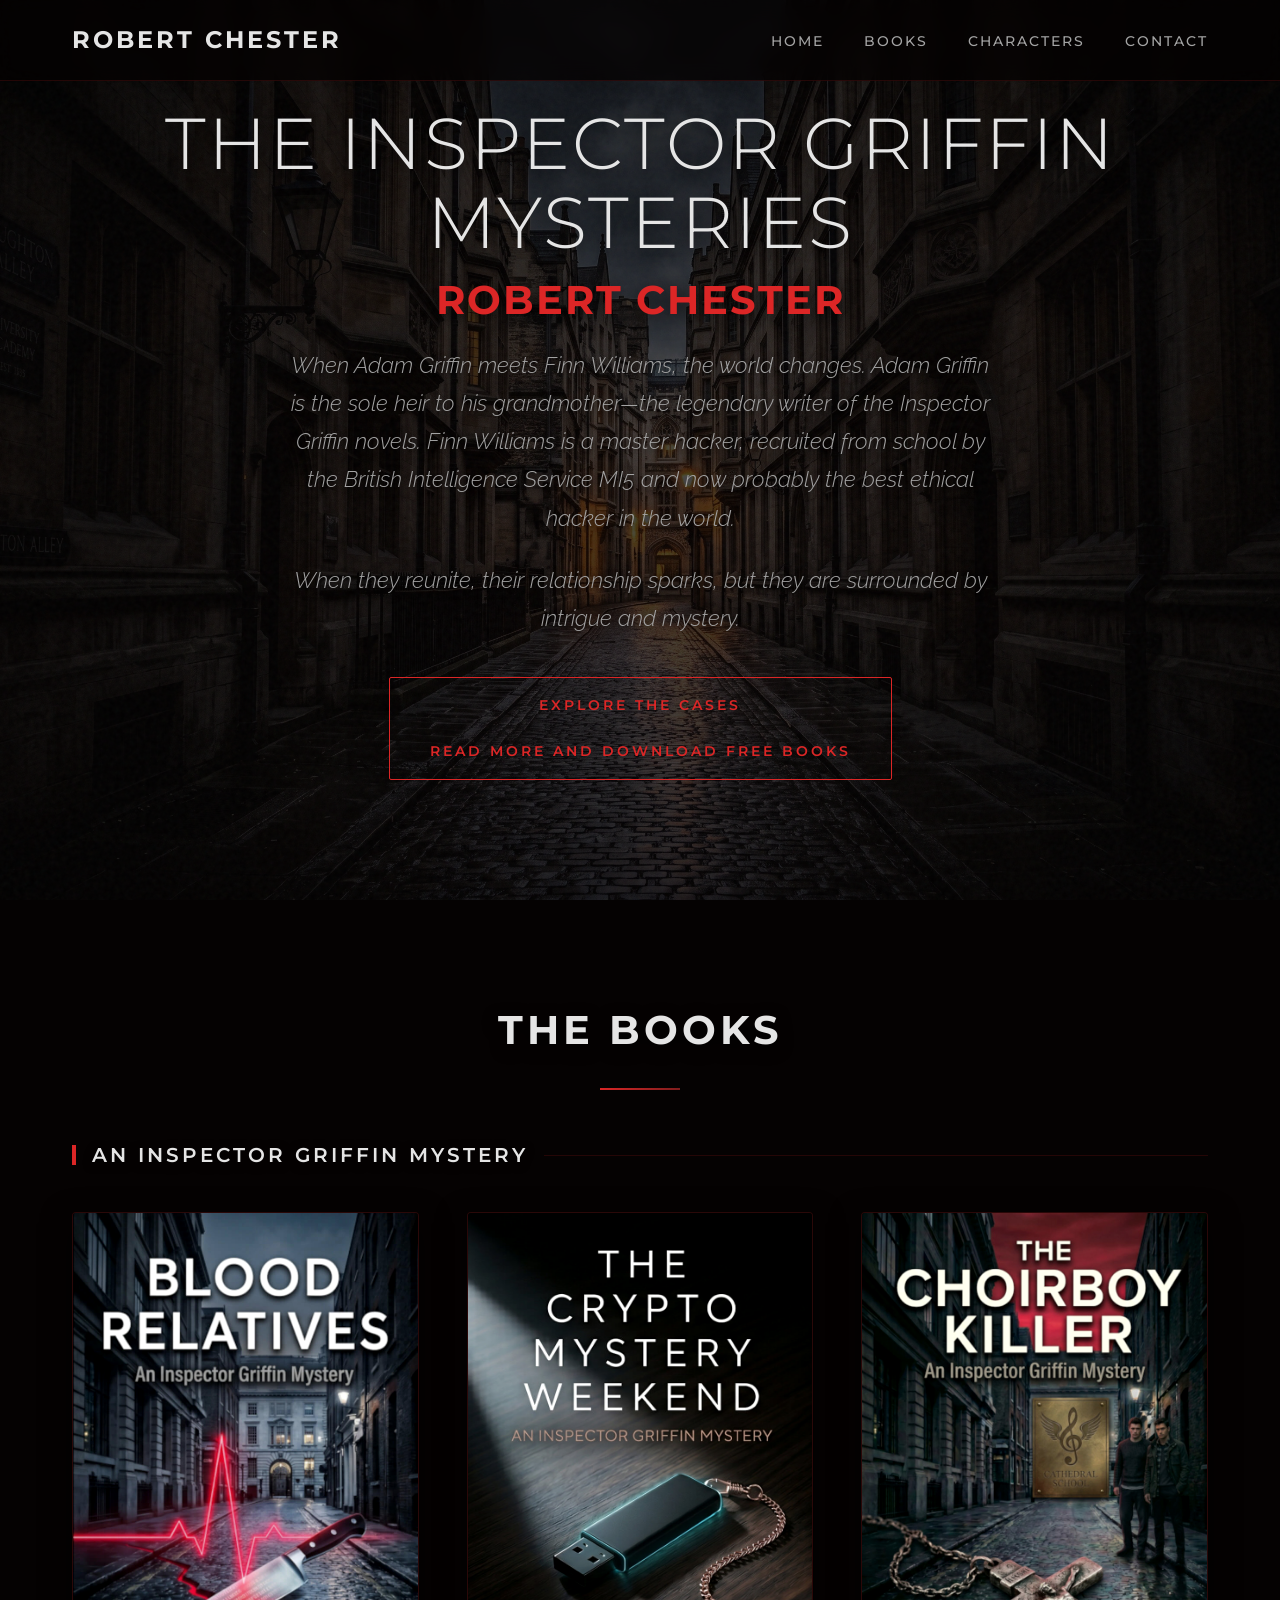
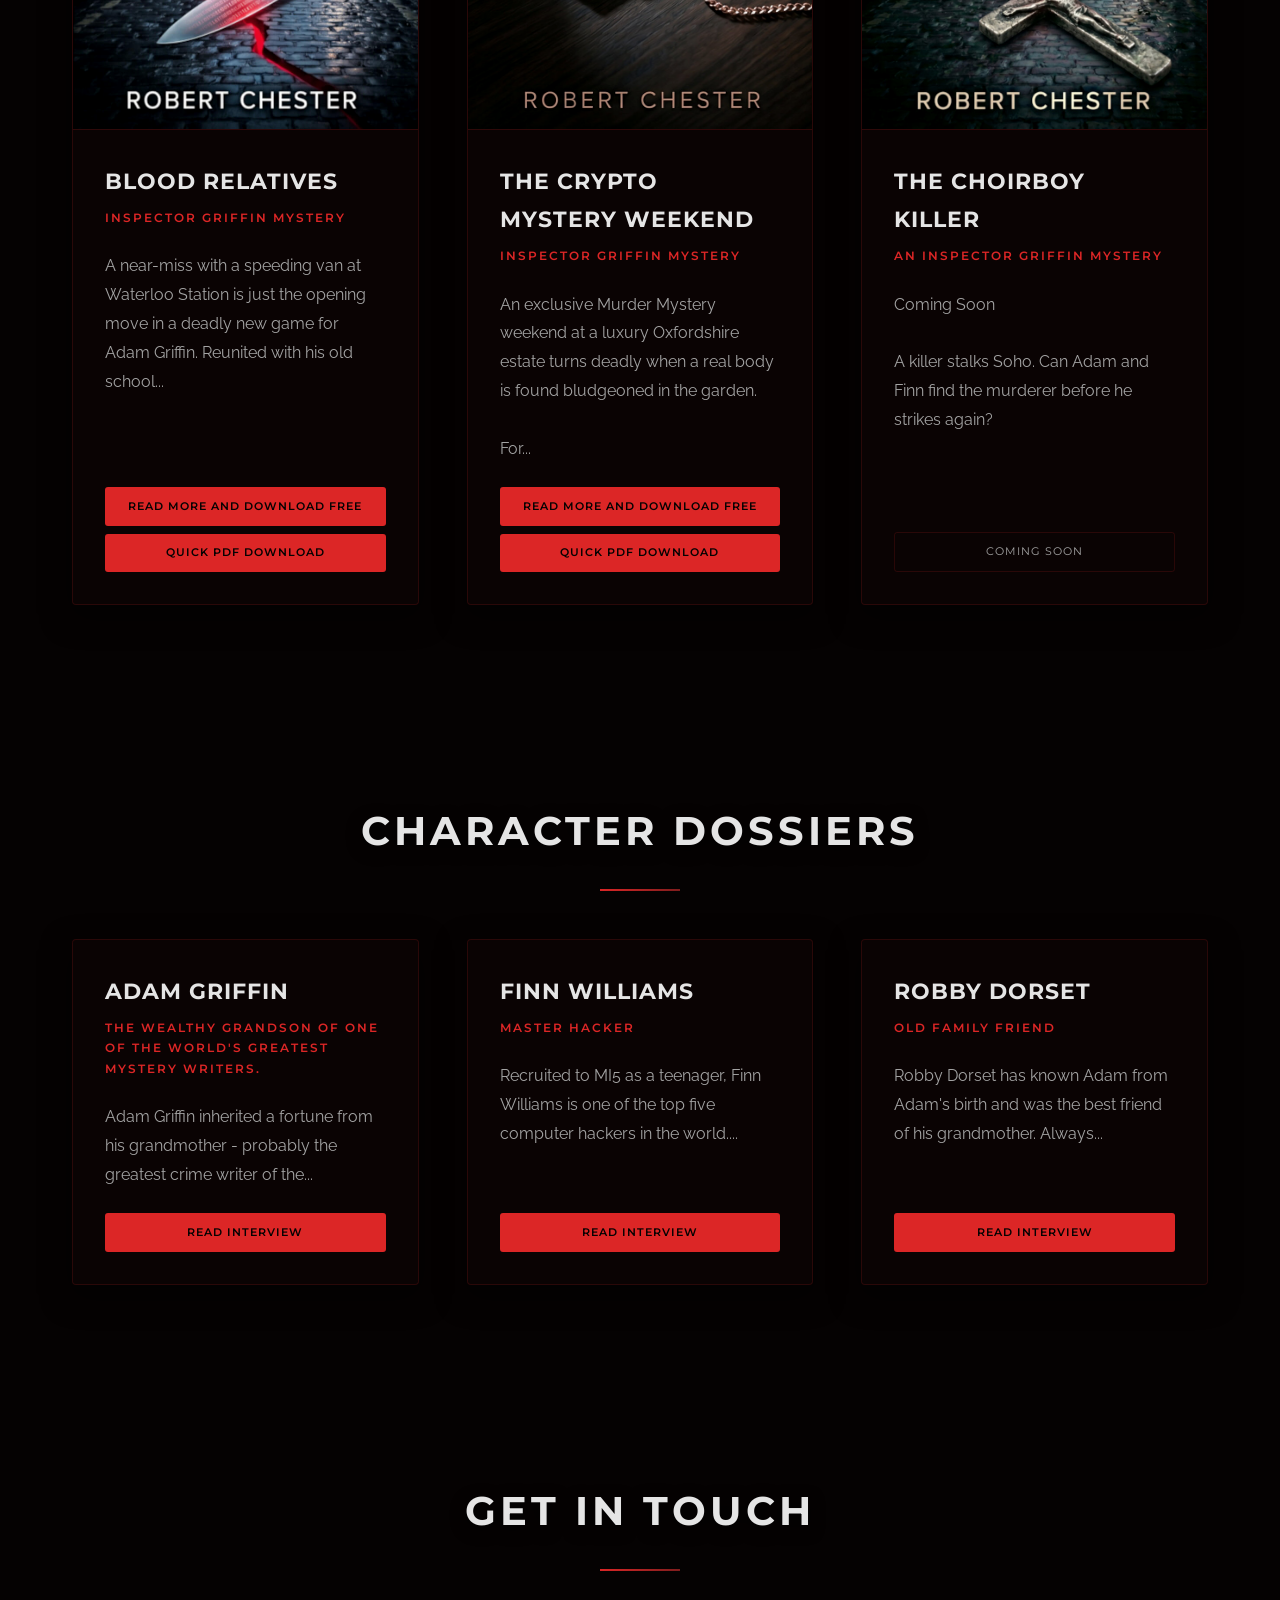
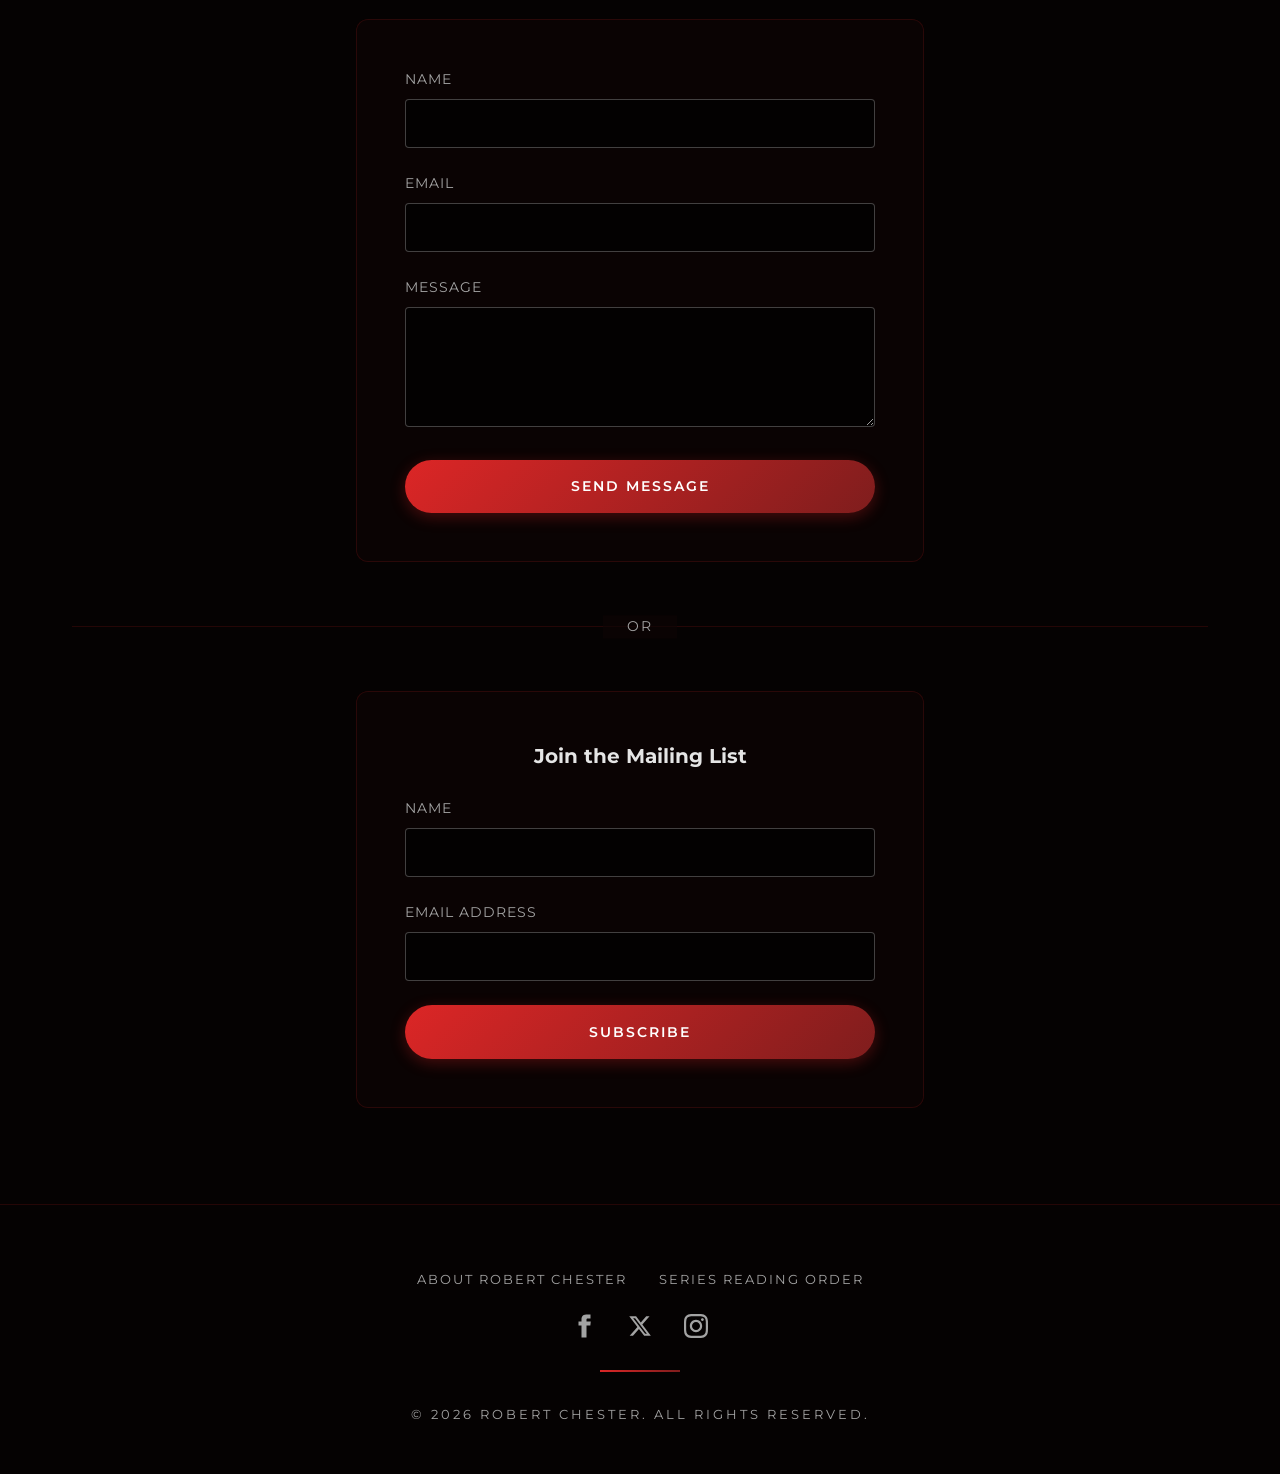
<file: index.html>
<!DOCTYPE html>
<html lang="en">
<head>
    <meta charset="UTF-8">
    <meta name="viewport" content="width=device-width, initial-scale=1.0">
    <title>Robert Chester | British Mystery & Cyber Thriller Author</title>
    <meta name="description" content="Discover the Inspector Griffin Mysteries by Robert Chester. Dive into 21st-century British crime fiction featuring amateur sleuth Adam Griffin and elite hacker Finn Williams. Features diverse LGBTQ+ characters and relationships.">
    <meta name="keywords" content="Robert Chester, Inspector Griffin Mysteries, British crime fiction, cyber thriller, mystery novels, free mystery download, LGBT, LGBTQ+, queer fiction">
    <link rel="stylesheet" href="style.css">
    <link href="https://fonts.googleapis.com/css2?family=Montserrat:wght@300;400;600;700&family=Raleway:wght@300;400;600&display=swap" rel="stylesheet">
</head>
<body>

    <header>
        <nav>
            <a href="index.html" class="logo">Robert Chester</a>
            <button class="mobile-menu-btn" onclick="toggleMenu()">☰</button>
            <ul class="nav-links" id="navLinks">
                <li><a href="index.html">Home</a></li>
                <li><a href="#books">Books</a></li>
                <li><a href="#dossiers">Characters</a></li>
                <li><a href="#contact">Contact</a></li>
            </ul>
        </nav>
    </header>

    <main>
        <section class="hero" id="home">
            <div class="container">
                <h1>The Inspector Griffin Mysteries <strong>Robert Chester</strong></h1>
                <p>When Adam Griffin meets Finn Williams, the world changes. Adam Griffin is the sole heir to his grandmother—the legendary writer of the Inspector Griffin novels. Finn Williams is a master hacker, recruited from school by the British Intelligence Service MI5 and now probably the best ethical hacker in the world.</p>
                <p>When they reunite, their relationship sparks, but they are surrounded by intrigue and mystery.</p>
                <a href="#books" class="btn">Explore the Cases<br><br>Read more and download free books</a>
            </div>
        </section>

        <section id="books">
            <div class="container">
                <h2 class="section-title">The Books</h2>
                <div class="category-header" id="griffin-header">An Inspector Griffin Mystery</div>
                <div class="grid-container" id="books-griffin"></div>
                <div class="category-header" id="other-works-header" style="display:none;">Other Works</div>
                <div class="grid-container" id="books-other" style="display:none;"></div>
            </div>
        </section>

        <section id="dossiers">
            <div class="container">
                <h2 class="section-title">Character Dossiers</h2>
                <div class="grid-container" id="dossiers-container"></div>
            </div>
        </section>

        <section id="contact">
            <div class="container">
                <h2 class="section-title">Get In Touch</h2>
                <div class="form-section">
                    <form id="contact-form" onsubmit="handleContactSubmit(event)">
                        <input type="hidden" name="access_key" value="199893c8-b1b4-464e-8a6a-4c30dca92931">
                        <input type="hidden" name="subject" value="New Contact Form Submission - Robert Chester">
                        <div class="form-group">
                            <label for="contact-name">Name</label>
                            <input type="text" id="contact-name" name="name" required>
                        </div>
                        <div class="form-group">
                            <label for="contact-email">Email</label>
                            <input type="email" id="contact-email" name="email" required>
                        </div>
                        <div class="form-group">
                            <label for="contact-message">Message</label>
                            <textarea id="contact-message" name="message" required></textarea>
                        </div>
                        <button type="submit" class="submit-btn">Send Message</button>
                        <p class="success-message" id="contact-success" style="display:none; text-align:center; margin-top:1rem;">Message sent successfully!</p>
                    </form>
                </div>
                <div class="form-divider"></div>
                <div class="form-section">
                    <h3 style="text-align:center; margin-bottom:1.5rem; font-family:var(--font-heading);">Join the Mailing List</h3>
                    <form id="newsletter-form" onsubmit="handleNewsletterSubmit(event)">
                        <input type="hidden" name="access_key" value="10273041-54af-48f6-a152-3560099fc314">
                        <input type="hidden" name="subject" value="New Newsletter Signup - Robert Chester">
                        <div class="form-group">
                            <label for="nl-name">Name</label>
                            <input type="text" id="nl-name" name="name" required>
                        </div>
                        <div class="form-group">
                            <label for="nl-email">Email Address</label>
                            <input type="email" id="nl-email" name="email" required>
                        </div>
                        <button type="submit" class="submit-btn">Subscribe</button>
                        <p class="success-message" id="nl-success" style="display:none; text-align:center; margin-top:1rem;">You're on the list!</p>
                    </form>
                </div>
            </div>
        </section>
    </main>

    <footer>
        <div class="footer-links">
            <a href="about.html">About Robert Chester</a>
            <a href="series-guide.html">Series Reading Order</a>
        </div>
        <div class="footer-socials" id="footer-socials"></div>
        <div class="footer-divider"></div>
        <p>&copy; 2026 Robert Chester. All Rights Reserved.</p>
    </footer>

    <div class="modal-overlay" id="download-modal">
        <div class="modal-content">
            <button class="modal-close" onclick="closeDownloadModal()">&times;</button>
            <h3 class="modal-title">Download Your Book</h3>
            <p class="modal-text">Before you download, would you like to join the mailing list for news on new books?</p>
            <div class="modal-actions" id="modal-initial-actions">
                <button class="modal-btn modal-btn-primary" onclick="showMailingListForm()">Yes, sign me up</button>
                <button class="modal-btn modal-btn-secondary" onclick="triggerDirectDownload()">No thanks, just download</button>
            </div>
            <div class="modal-form-container" id="modal-form-container">
                <form id="mailing-list-form" onsubmit="handleMailingListSubmit(event)">
                    <input type="hidden" name="access_key" value="10273041-54af-48f6-a152-3560099fc314">
                    <div class="form-group"><label>Name</label><input type="text" name="name" required></div>
                    <div class="form-group"><label>Email</label><input type="email" name="email" required></div>
                    <button type="submit" class="submit-btn">Join & Download</button>
                </form>
            </div>
            <p class="success-message" id="modal-success"></p>
        </div>
    </div>

    <script src="script.js"></script>
</body>
</html>
</file>
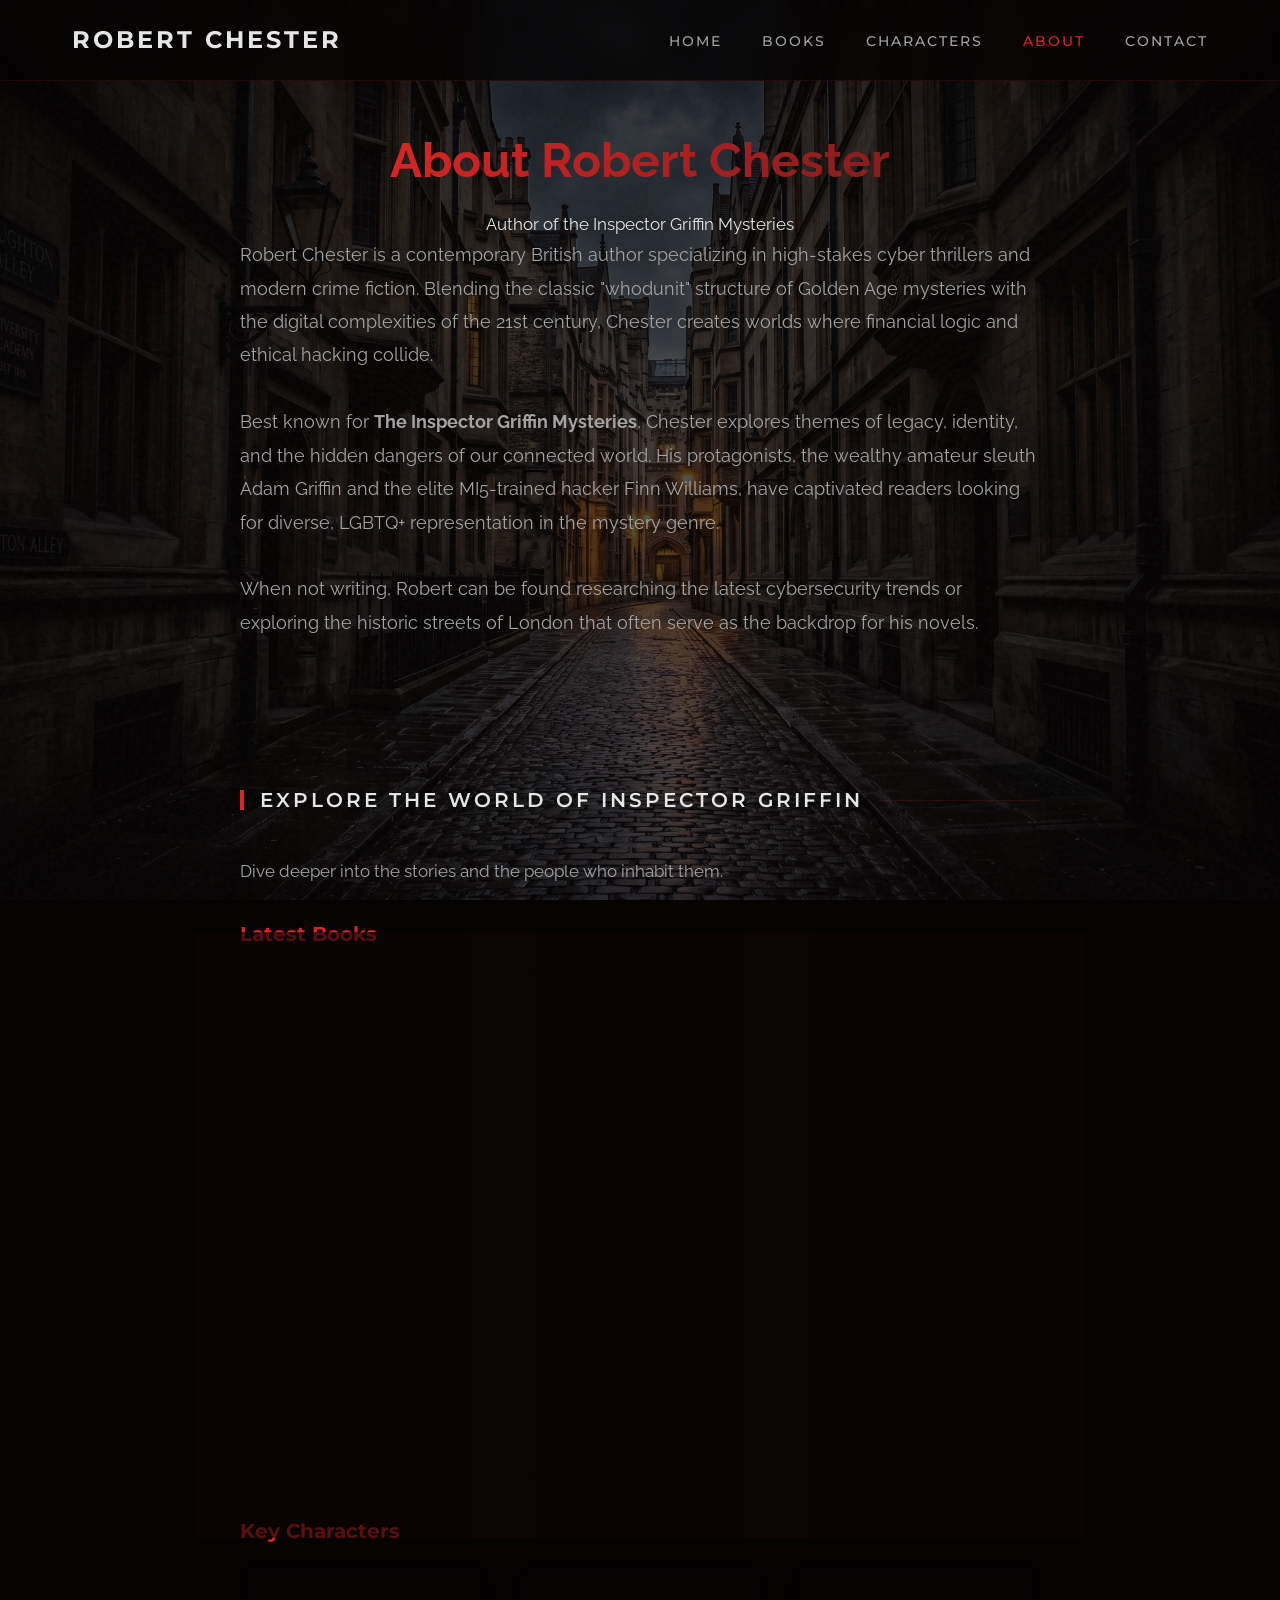
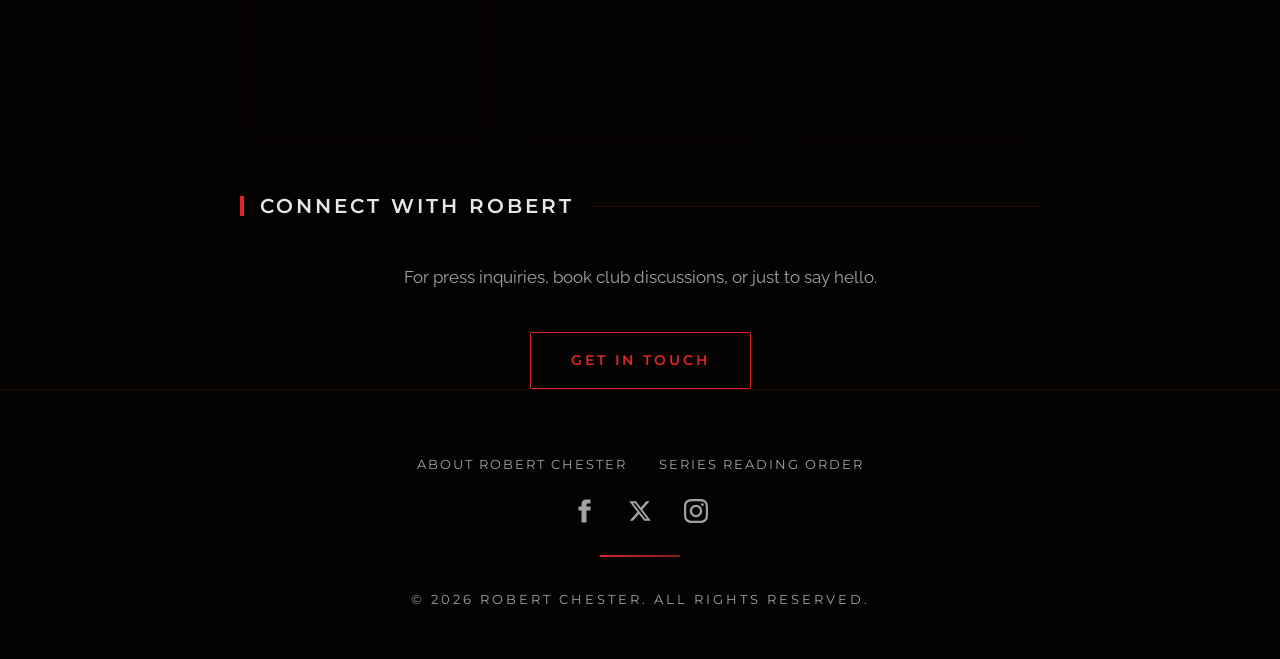
<file: about.html>
<!DOCTYPE html>
<html lang="en">
<head>
    <meta charset="UTF-8">
    <meta name="viewport" content="width=device-width, initial-scale=1.0">
    <title>About Robert Chester | Author of British Cyber Thrillers</title>
    <meta name="description" content="Meet Robert Chester, the author behind the Inspector Griffin Mysteries. Discover the inspiration for Adam Griffin, Finn Williams, and his unique blend of British crime fiction and high-tech hacking.">
    <link rel="stylesheet" href="style.css">
    <link href="https://fonts.googleapis.com/css2?family=Montserrat:wght@300;400;600;700&family=Raleway:wght@300;400;600&display=swap" rel="stylesheet">
</head>
<body>

    <header>
        <nav>
            <a href="index.html" class="logo">Robert Chester</a>
            <button class="mobile-menu-btn" onclick="toggleMenu()">☰</button>
            <ul class="nav-links" id="navLinks">
                <li><a href="index.html">Home</a></li>
                <li><a href="index.html#books">Books</a></li>
                <li><a href="index.html#dossiers">Characters</a></li>
                <li><a href="about.html" style="color:var(--accent-1);">About</a></li>
                <li><a href="index.html#contact">Contact</a></li>
            </ul>
        </nav>
    </header>

    <main class="page-content">
        <div class="container">
            <div class="interview-grid">

                <div class="interview-header">
                    <h1 class="gradient-text">About Robert Chester</h1>
                    <p class="meta">Author of the Inspector Griffin Mysteries</p>
                    <p class="synopsis-full" style="text-align: left;">
                        Robert Chester is a contemporary British author specializing in high-stakes cyber thrillers and modern crime fiction. Blending the classic "whodunit" structure of Golden Age mysteries with the digital complexities of the 21st century, Chester creates worlds where financial logic and ethical hacking collide.
                        <br><br>
                        Best known for <strong>The Inspector Griffin Mysteries</strong>, Chester explores themes of legacy, identity, and the hidden dangers of our connected world. His protagonists, the wealthy amateur sleuth Adam Griffin and the elite MI5-trained hacker Finn Williams, have captivated readers looking for diverse, LGBTQ+ representation in the mystery genre.
                        <br><br>
                        When not writing, Robert can be found researching the latest cybersecurity trends or exploring the historic streets of London that often serve as the backdrop for his novels.
                    </p>
                </div>

                <div class="interview-content">
                    <h2 class="category-header">Explore the World of Inspector Griffin</h2>
                    <p style="color:var(--text-secondary); margin-bottom: 2rem;">
                        Dive deeper into the stories and the people who inhabit them.
                    </p>

                    <h3 style="font-family: var(--font-heading); color: var(--accent-1); margin-bottom: 1rem;">Latest Books</h3>
                    <div id="about-books" class="grid-container" style="grid-template-columns: repeat(auto-fit, minmax(200px, 1fr)); gap: 1.5rem; margin-bottom: 2rem;"></div>

                    <h3 style="font-family: var(--font-heading); color: var(--accent-1); margin-bottom: 1rem;">Key Characters</h3>
                    <div id="about-characters" class="grid-container" style="grid-template-columns: repeat(auto-fit, minmax(200px, 1fr)); gap: 1.5rem;"></div>

                    <div style="margin-top: 3rem; text-align: center;">
                        <h3 class="category-header" style="justify-content: center;">Connect with Robert</h3>
                        <p style="color:var(--text-secondary); margin-bottom: 1.5rem;">
                            For press inquiries, book club discussions, or just to say hello.
                        </p>
                        <a href="index.html#contact" class="btn">Get In Touch</a>
                    </div>
                </div>
            </div>
        </div>
    </main>

    <footer>
        <div class="footer-links">
            <a href="about.html">About Robert Chester</a>
            <a href="series-guide.html">Series Reading Order</a>
        </div>
        <div class="footer-socials" id="footer-socials"></div>
        <div class="footer-divider"></div>
        <p>&copy; 2026 Robert Chester. All Rights Reserved.</p>
    </footer>

    <script src="script.js"></script>
</body>
</html>
</file>
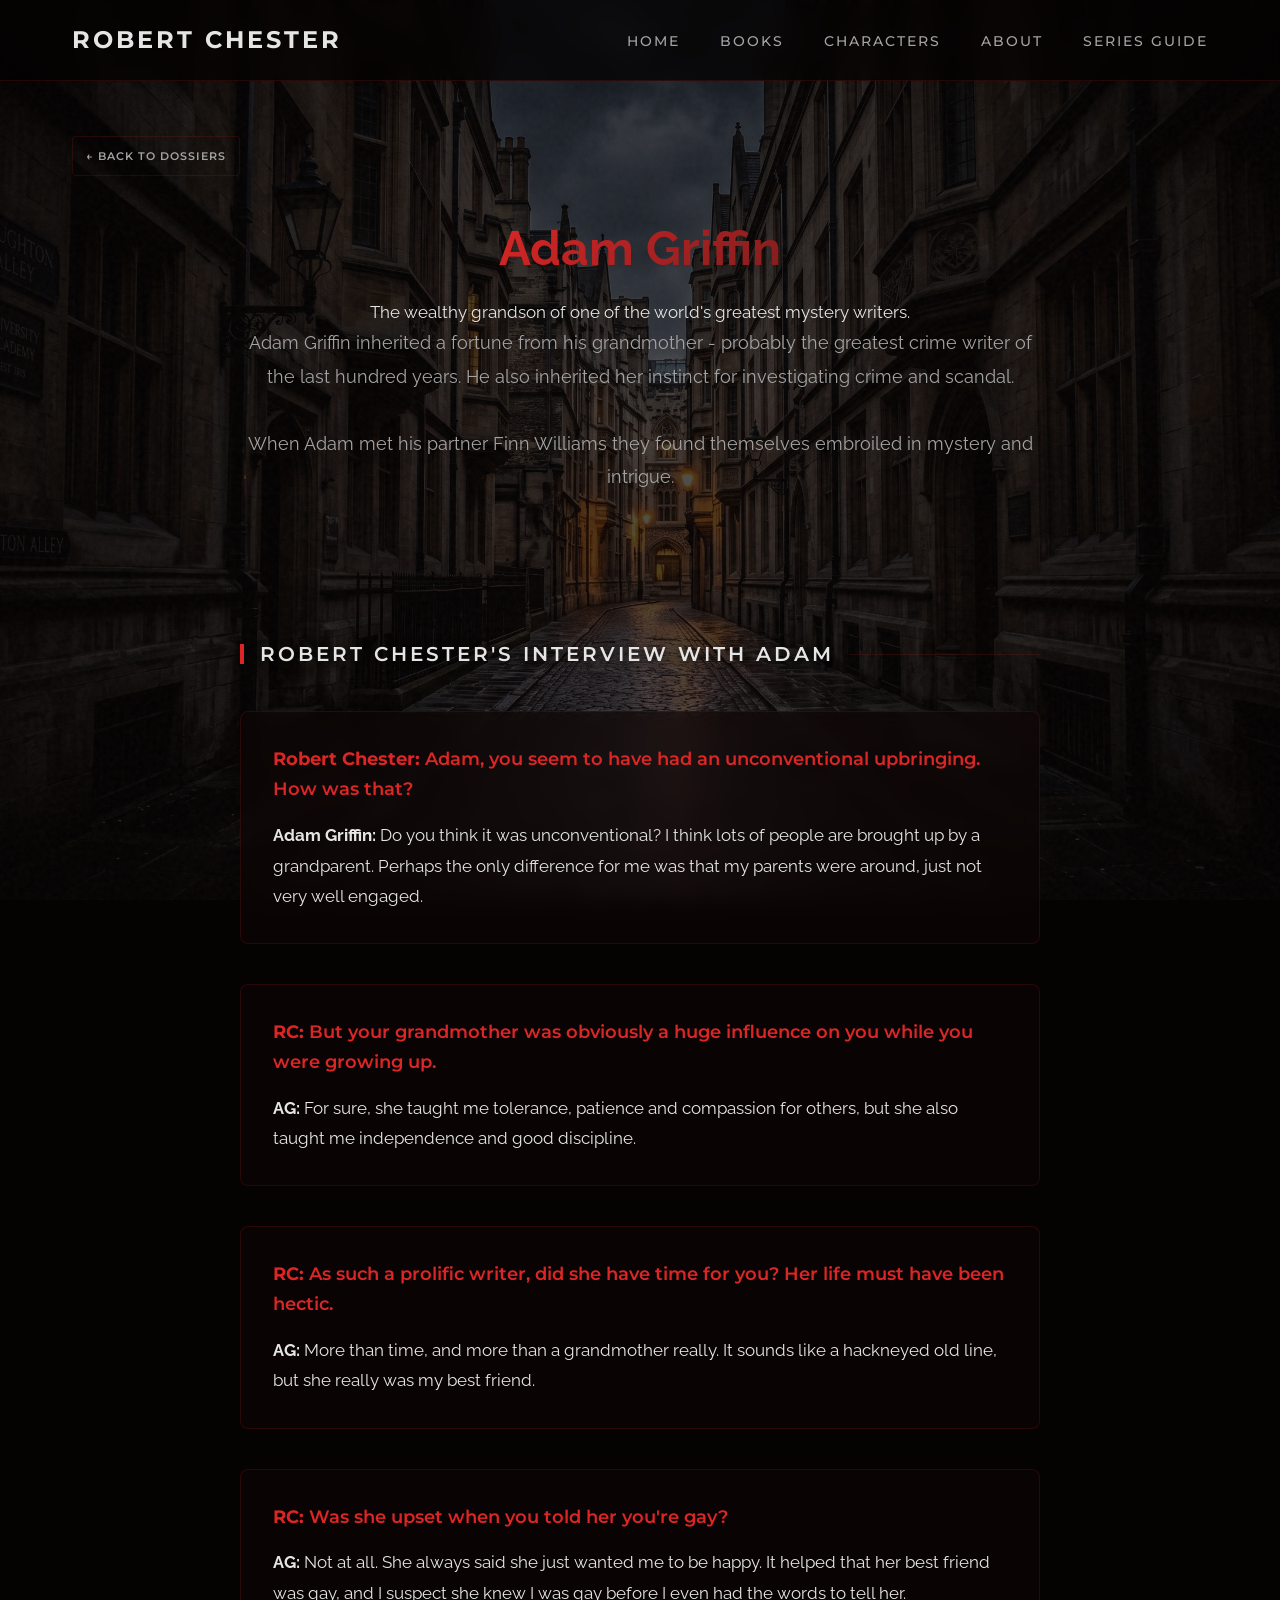
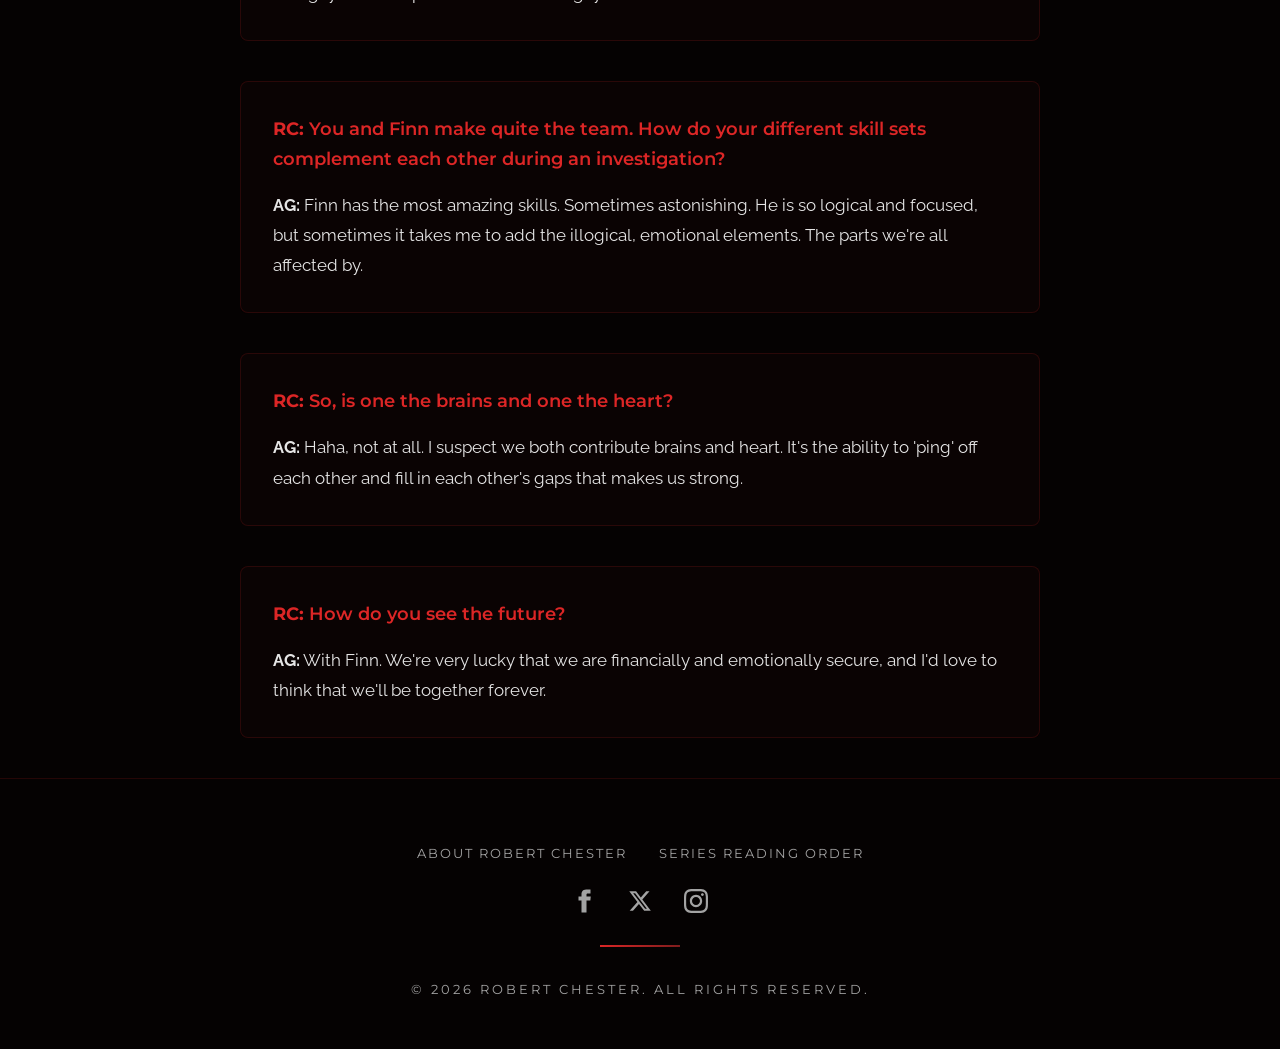
<file: adam-griffin.html>
<!DOCTYPE html>
<html lang="en">
<head>
    <meta charset="UTF-8">
    <meta name="viewport" content="width=device-width, initial-scale=1.0">
    <title>Adam Griffin | Character Interview & Dossier | Robert Chester</title>
    <meta name="description" content="Meet Adam Griffin, the wealthy heir and amateur sleuth in the Inspector Griffin Mysteries. Read his character dossier and backstory.">
    <link rel="stylesheet" href="style.css">
    <link href="https://fonts.googleapis.com/css2?family=Montserrat:wght@300;400;600;700&family=Raleway:wght@300;400;600&display=swap" rel="stylesheet">
</head>
<body>
    <header>
        <nav>
            <a href="index.html" class="logo">Robert Chester</a>
            <button class="mobile-menu-btn" onclick="toggleMenu()">☰</button>
            <ul class="nav-links" id="navLinks">
                <li><a href="index.html">Home</a></li>
                <li><a href="index.html#books">Books</a></li>
                <li><a href="index.html#dossiers">Characters</a></li>
                <li><a href="about.html">About</a></li>
                <li><a href="series-guide.html">Series Guide</a></li>
            </ul>
        </nav>
    </header>

    <main class="page-content">
        <div class="container">
            <a href="index.html#dossiers" class="btn btn-small btn-toggle" style="margin-bottom: 2rem;">&larr; Back to Dossiers</a>

            <div class="interview-grid">
                <div class="interview-header">
                    <h1 id="dynamic-name" class="gradient-text"></h1>
                    <p id="dynamic-role" class="meta"></p>
                    <p id="dynamic-bio" class="synopsis-full"></p>
                </div>

                <div class="interview-content">
                    <h2 class="category-header">Robert Chester's Interview with Adam</h2>

                    <div class="interview-block">
                        <p class="interview-q"><strong>Robert Chester:</strong> Adam, you seem to have had an unconventional upbringing. How was that?</p>
                        <p class="interview-a"><strong>Adam Griffin:</strong> Do you think it was unconventional? I think lots of people are brought up by a grandparent. Perhaps the only difference for me was that my parents were around, just not very well engaged.</p>
                    </div>

                    <div class="interview-block">
                        <p class="interview-q"><strong>RC:</strong> But your grandmother was obviously a huge influence on you while you were growing up.</p>
                        <p class="interview-a"><strong>AG:</strong> For sure, she taught me tolerance, patience and compassion for others, but she also taught me independence and good discipline.</p>
                    </div>

                    <div class="interview-block">
                        <p class="interview-q"><strong>RC:</strong> As such a prolific writer, did she have time for you? Her life must have been hectic.</p>
                        <p class="interview-a"><strong>AG:</strong> More than time, and more than a grandmother really. It sounds like a hackneyed old line, but she really was my best friend.</p>
                    </div>

                    <div class="interview-block">
                        <p class="interview-q"><strong>RC:</strong> Was she upset when you told her you're gay?</p>
                        <p class="interview-a"><strong>AG:</strong> Not at all. She always said she just wanted me to be happy. It helped that her best friend was gay, and I suspect she knew I was gay before I even had the words to tell her.</p>
                    </div>

                    <div class="interview-block">
                        <p class="interview-q"><strong>RC:</strong> You and Finn make quite the team. How do your different skill sets complement each other during an investigation?</p>
                        <p class="interview-a"><strong>AG:</strong> Finn has the most amazing skills. Sometimes astonishing. He is so logical and focused, but sometimes it takes me to add the illogical, emotional elements. The parts we're all affected by.</p>
                    </div>

                    <div class="interview-block">
                        <p class="interview-q"><strong>RC:</strong> So, is one the brains and one the heart?</p>
                        <p class="interview-a"><strong>AG:</strong> Haha, not at all. I suspect we both contribute brains and heart. It's the ability to 'ping' off each other and fill in each other's gaps that makes us strong.</p>
                    </div>

                    <div class="interview-block">
                        <p class="interview-q"><strong>RC:</strong> How do you see the future?</p>
                        <p class="interview-a"><strong>AG:</strong> With Finn. We're very lucky that we are financially and emotionally secure, and I'd love to think that we'll be together forever.</p>
                    </div>
                </div>
            </div>
        </div>
    </main>

    <footer>
        <div class="footer-links">
            <a href="about.html">About Robert Chester</a>
            <a href="series-guide.html">Series Reading Order</a>
        </div>
        <div class="footer-socials" id="footer-socials"></div>
        <div class="footer-divider"></div>
        <p>&copy; 2026 Robert Chester. All Rights Reserved.</p>
    </footer>

    <script src="script.js"></script>
</body>
</html>
</file>
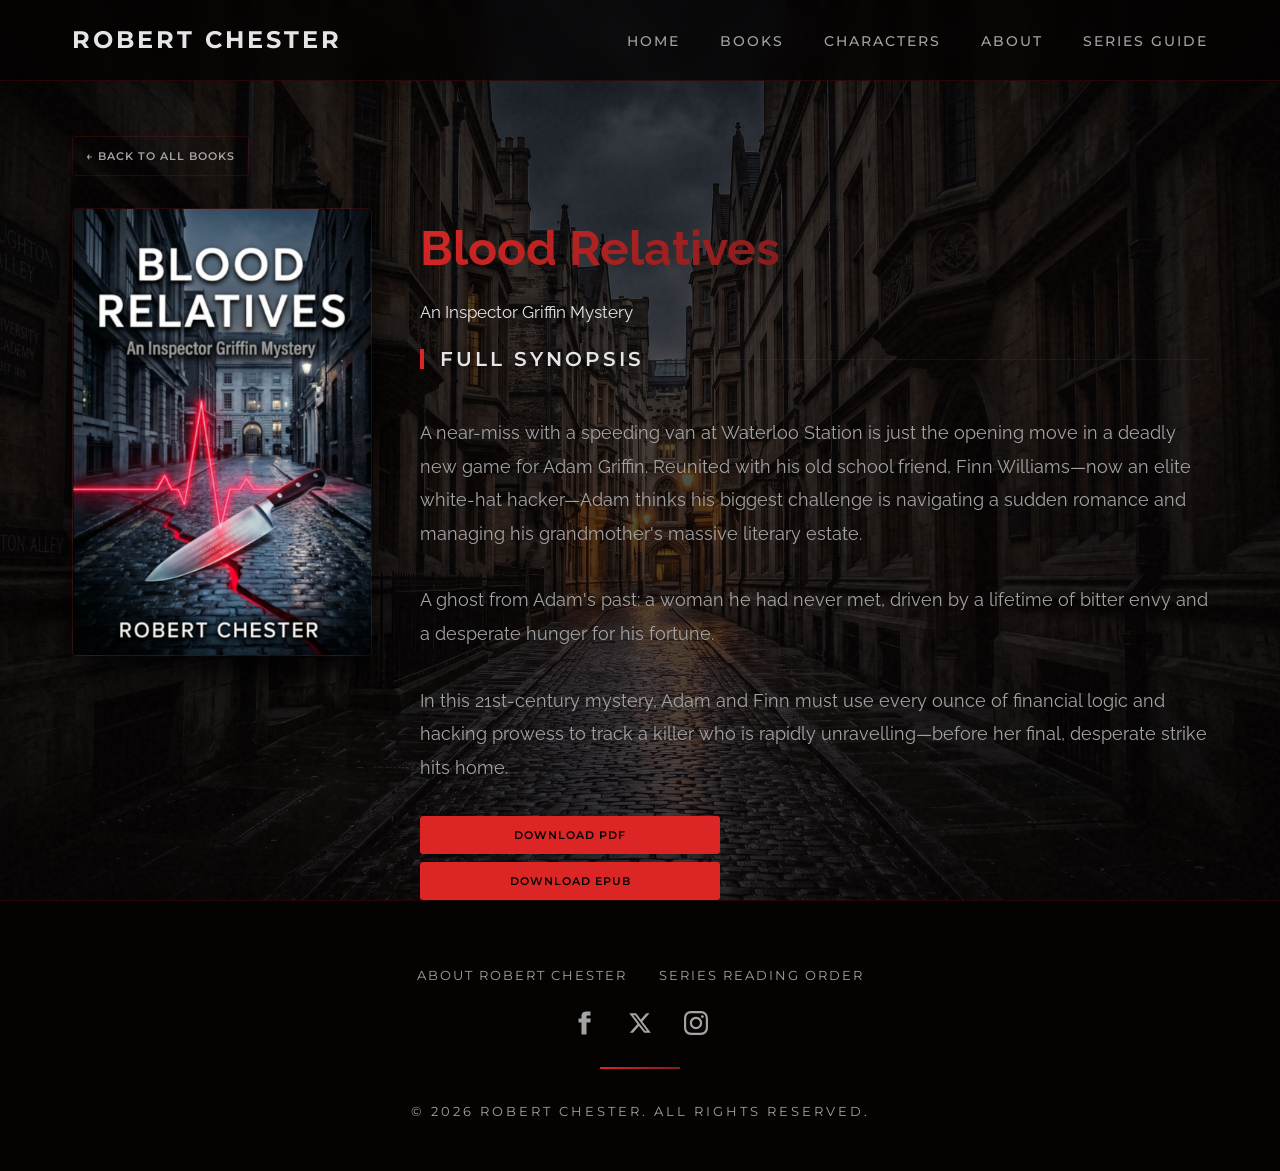
<file: blood-relatives.html>
<!DOCTYPE html>
<html lang="en">
<head>
    <meta charset="UTF-8">
    <meta name="viewport" content="width=device-width, initial-scale=1.0">
    <title>Blood Relatives | An Inspector Griffin Mystery by Robert Chester</title>
    <meta name="description" content="Read the synopsis and download Blood Relatives, the first Inspector Griffin Mystery. Adam Griffin and hacker Finn Williams track a killer driven by envy.">
    <link rel="stylesheet" href="style.css">
    <link href="https://fonts.googleapis.com/css2?family=Montserrat:wght@300;400;600;700&family=Raleway:wght@300;400;600&display=swap" rel="stylesheet">
</head>
<body>

    <header>
        <nav>
            <a href="index.html" class="logo">Robert Chester</a>
            <button class="mobile-menu-btn" onclick="toggleMenu()">☰</button>
            <ul class="nav-links" id="navLinks">
                <li><a href="index.html">Home</a></li>
                <li><a href="index.html#books">Books</a></li>
                <li><a href="index.html#dossiers">Characters</a></li>
                <li><a href="about.html">About</a></li>
                <li><a href="series-guide.html">Series Guide</a></li>
            </ul>
        </nav>
    </header>

    <main class="page-content">
        <div class="container">
            <a href="index.html#books" class="btn btn-small btn-toggle" style="margin-bottom: 2rem;">&larr; Back to All Books</a>

            <div class="book-detail-grid">
                <div class="book-detail-cover">
                    <img id="dynamic-cover" src="" alt="">
                </div>
                <div class="book-detail-info">
                    <h1 id="dynamic-title" class="gradient-text"></h1>
                    <p class="meta">An Inspector Griffin Mystery</p>

                    <h2 class="category-header" style="margin-top: 1rem;">Full Synopsis</h2>
                    <p id="dynamic-synopsis" class="synopsis-full"></p>

                    <div class="book-action-links" style="max-width: 300px; margin-top: 2rem;">
                        <a id="dynamic-pdf-link" href="javascript:void(0);" class="btn-small btn-edit">Download PDF</a>
                        <a id="dynamic-epub-link" href="javascript:void(0);" class="btn-small btn-edit">Download EPUB</a>
                    </div>
                </div>
            </div>
        </div>
    </main>

    <footer>
        <div class="footer-links">
            <a href="about.html">About Robert Chester</a>
            <a href="series-guide.html">Series Reading Order</a>
        </div>
        <div class="footer-socials" id="footer-socials"></div>
        <div class="footer-divider"></div>
        <p>&copy; 2026 Robert Chester. All Rights Reserved.</p>
    </footer>

    <div class="modal-overlay" id="download-modal">
        <div class="modal-content">
            <button class="modal-close" onclick="closeDownloadModal()">&times;</button>
            <h3 class="modal-title">Download Your Book</h3>
            <p class="modal-text">Before you download, would you like to join the mailing list?</p>
            <div class="modal-actions" id="modal-initial-actions">
                <button class="modal-btn modal-btn-primary" onclick="showMailingListForm()">Yes, sign me up</button>
                <button class="modal-btn modal-btn-secondary" onclick="triggerDirectDownload()">No thanks, just download</button>
            </div>
            <div class="modal-form-container" id="modal-form-container">
                <form id="mailing-list-form" onsubmit="handleMailingListSubmit(event)">
                    <input type="hidden" name="access_key" value="10273041-54af-48f6-a152-3560099fc314">
                    <div class="form-group"><label>Name</label><input type="text" name="name" required></div>
                    <div class="form-group"><label>Email</label><input type="email" name="email" required></div>
                    <button type="submit" class="submit-btn">Join & Download</button>
                </form>
            </div>
            <p class="success-message" id="modal-success"></p>
        </div>
    </div>

    <script src="script.js"></script>
</body>
</html>
</file>
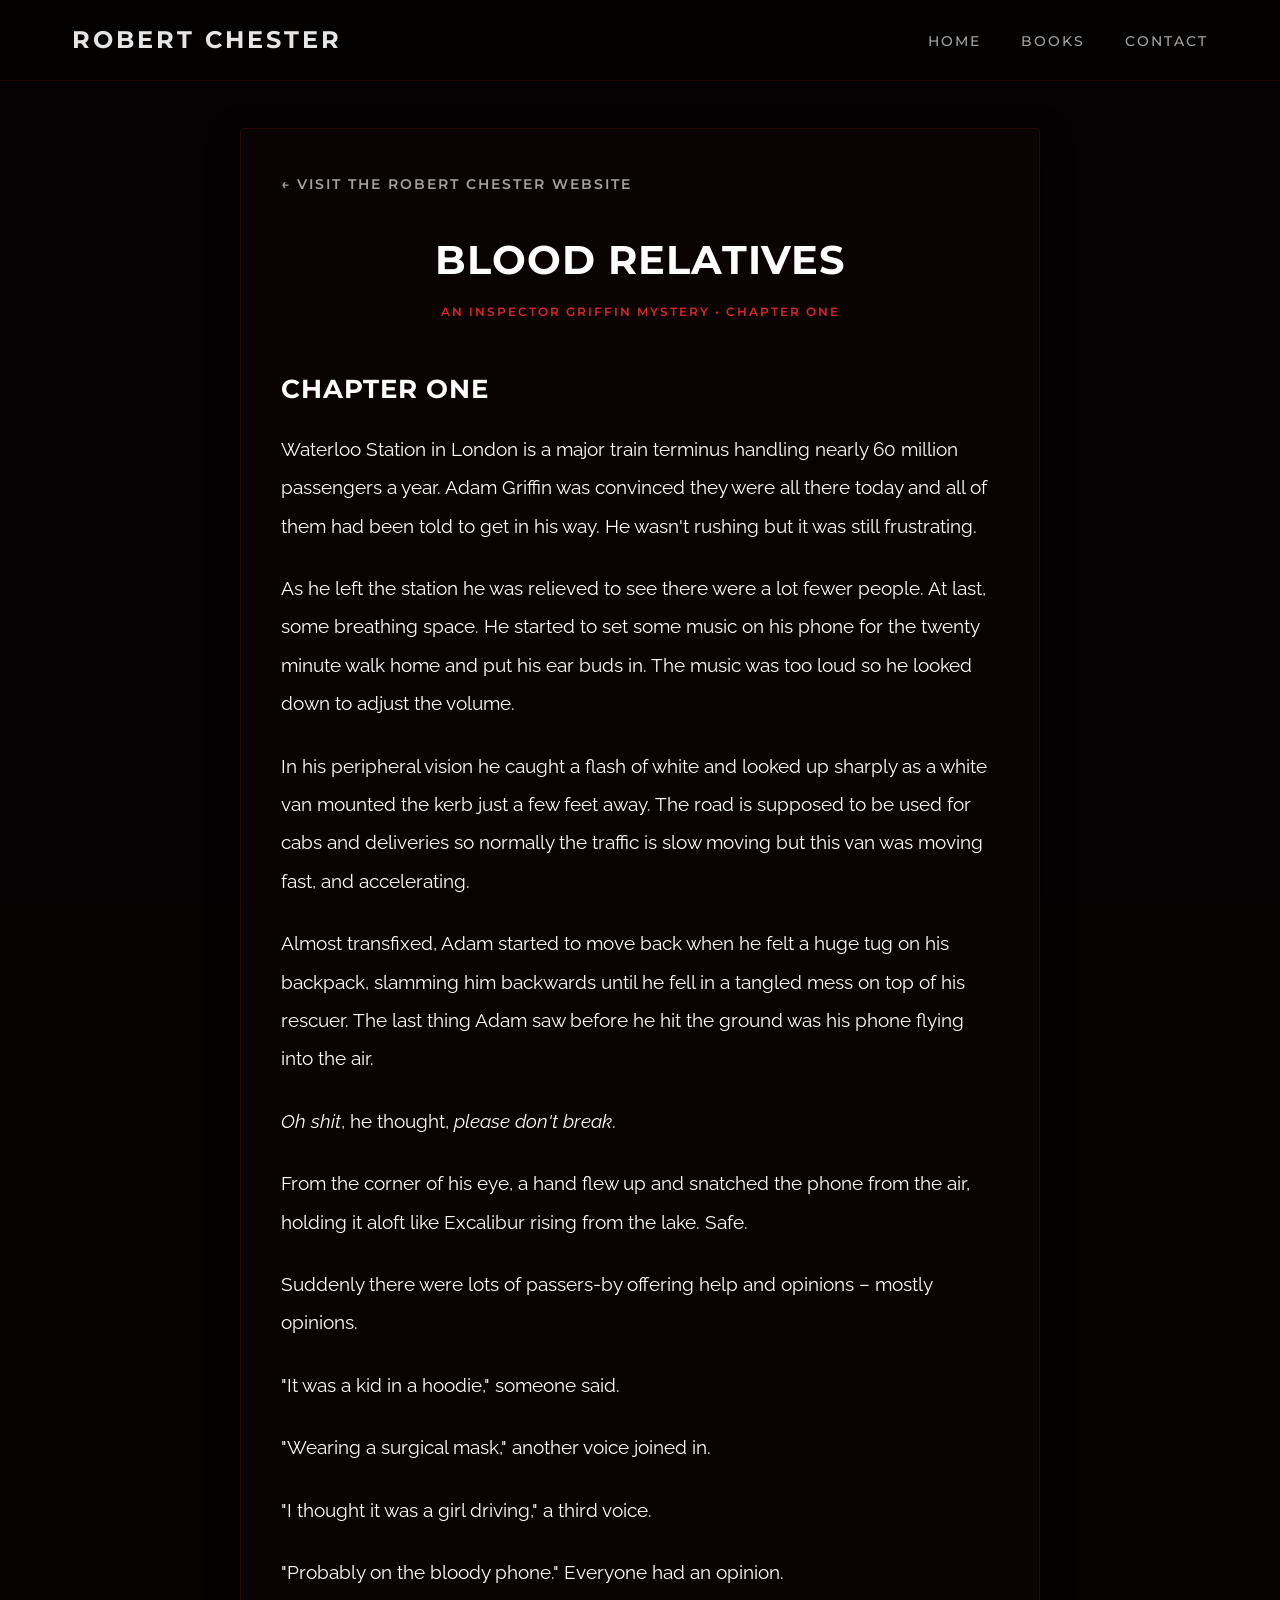
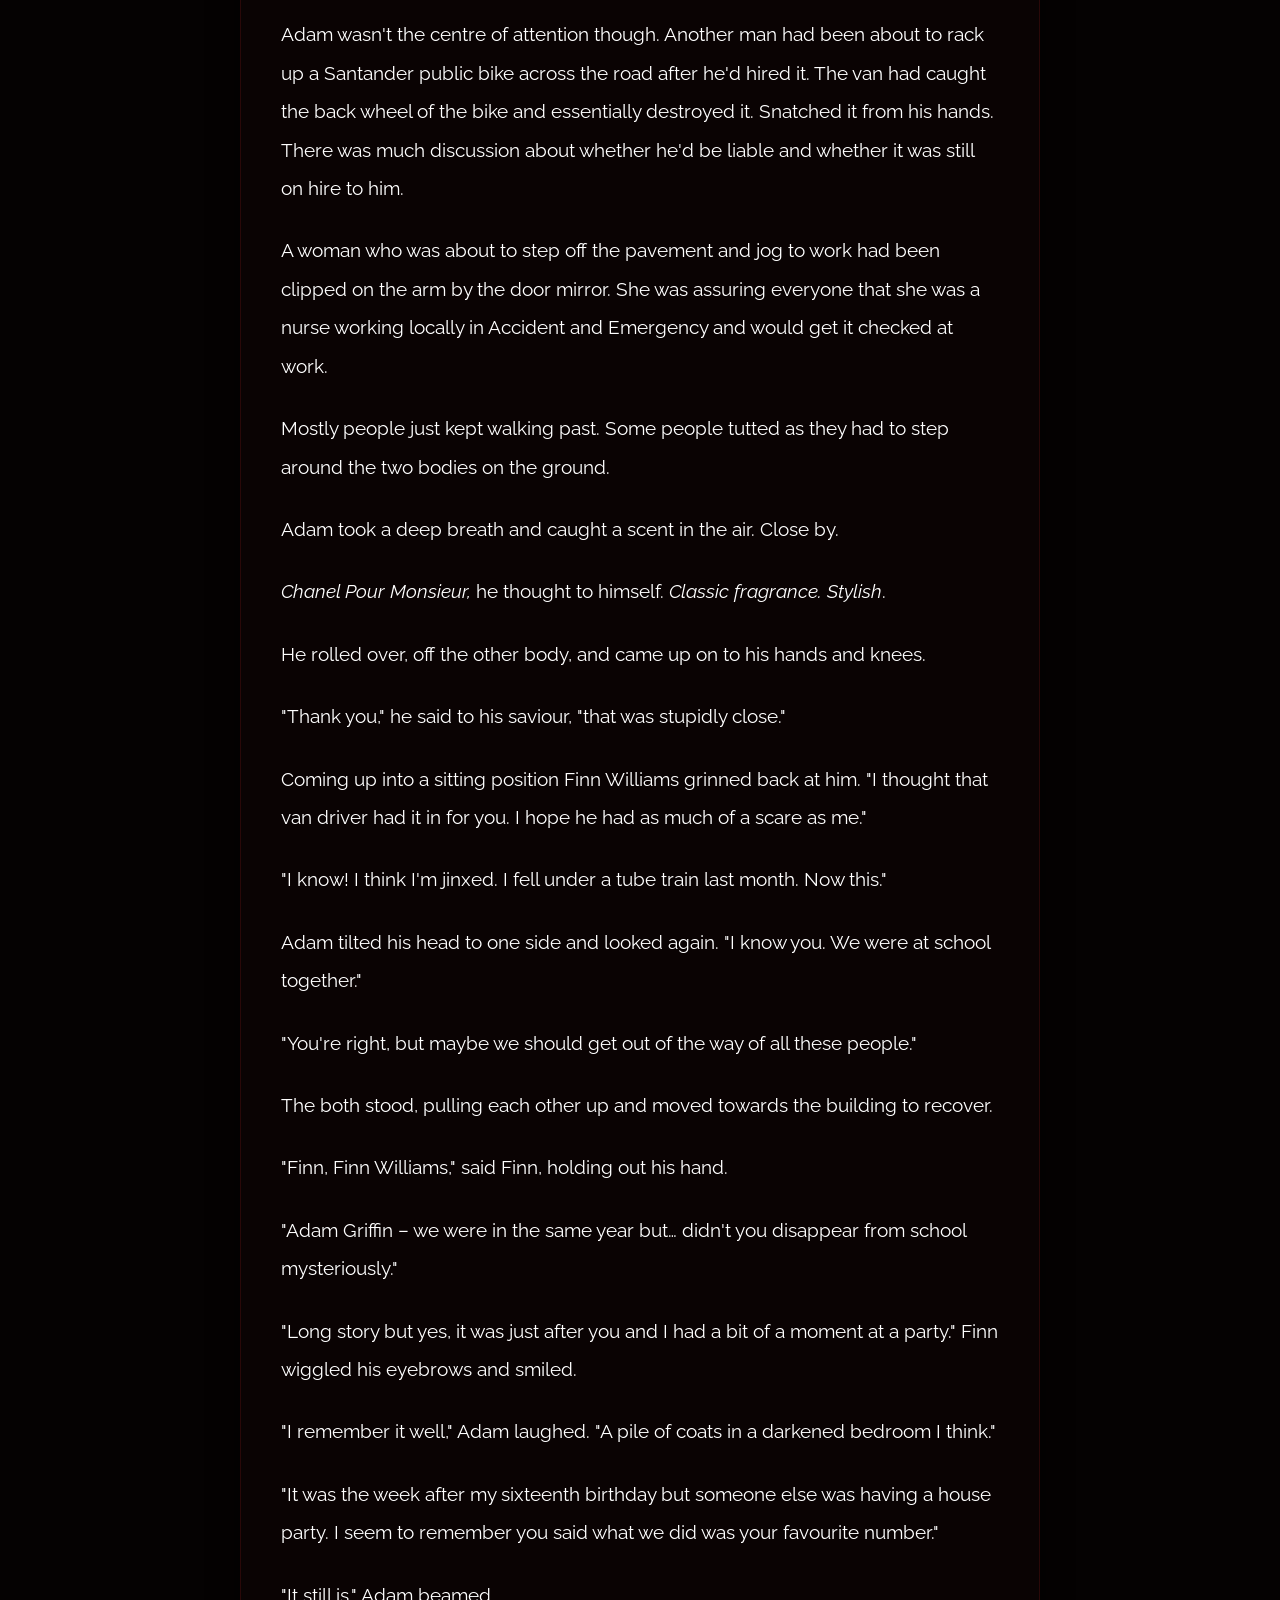
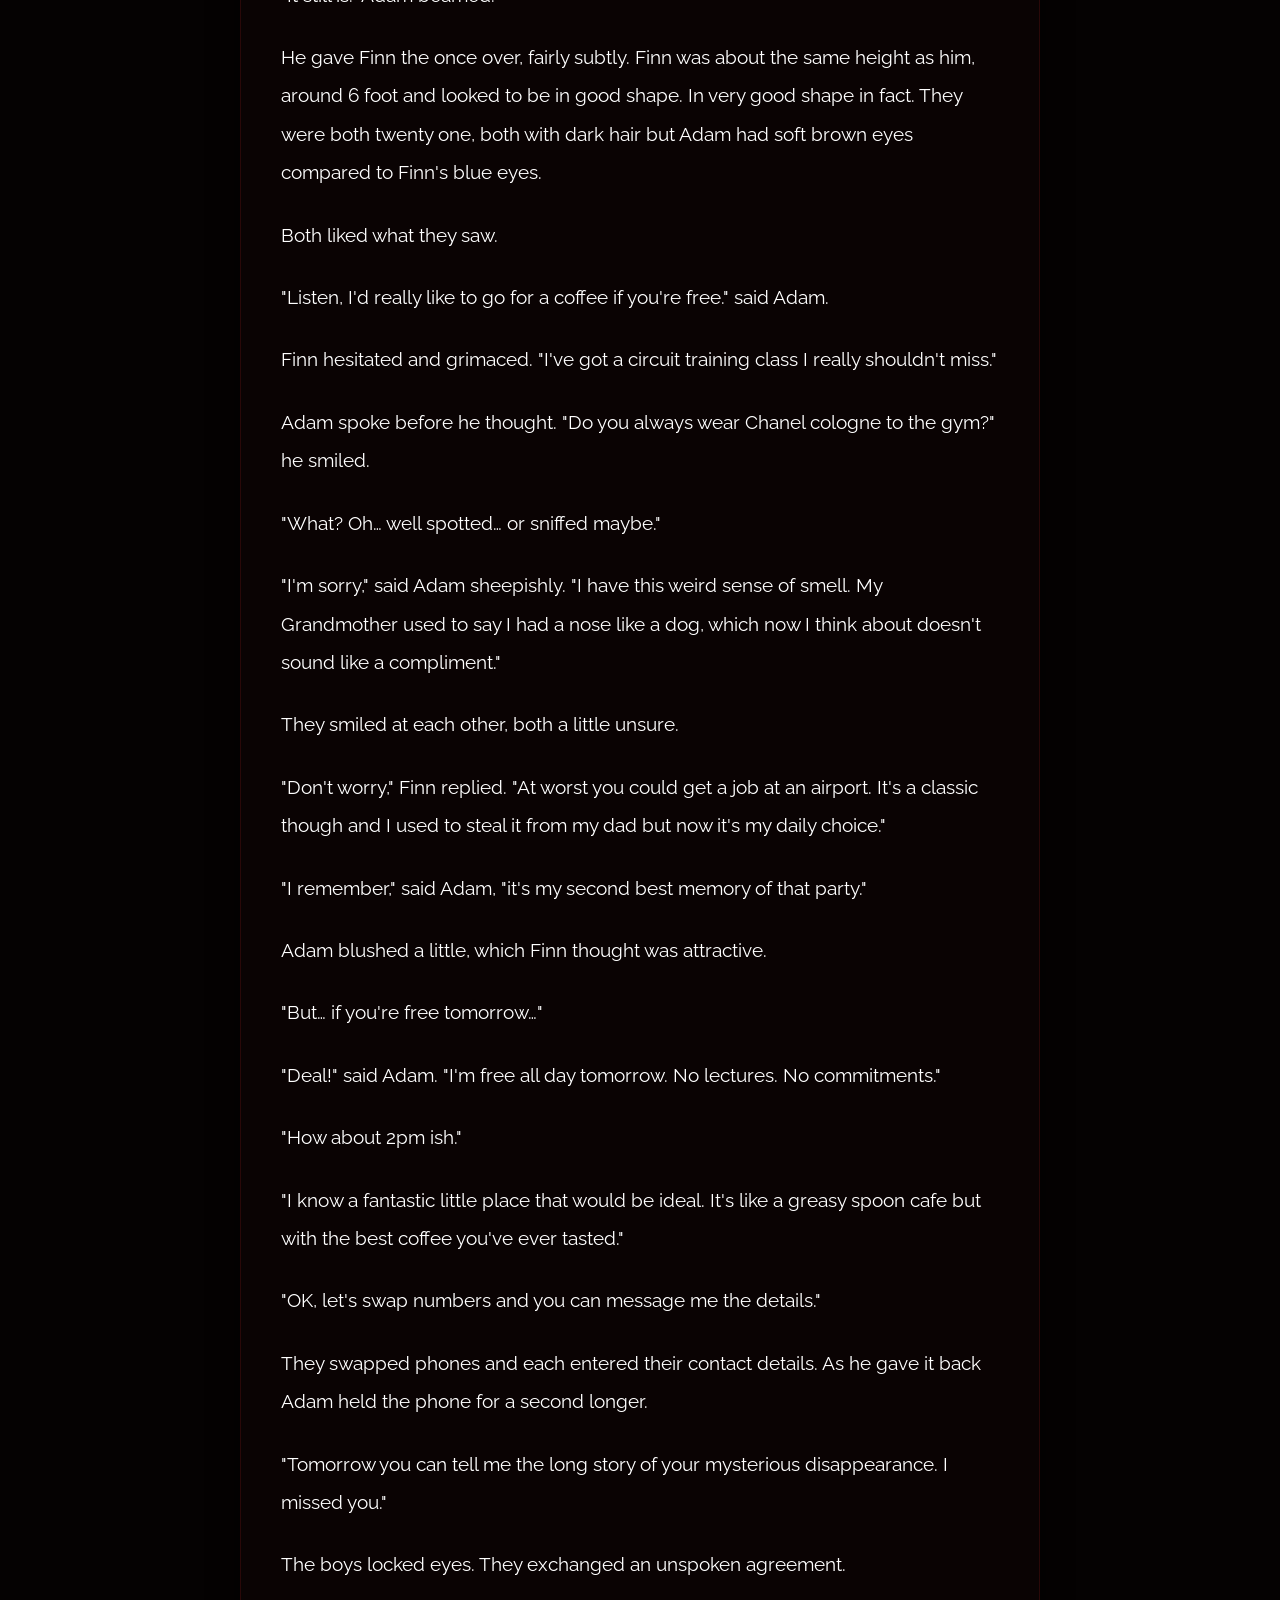
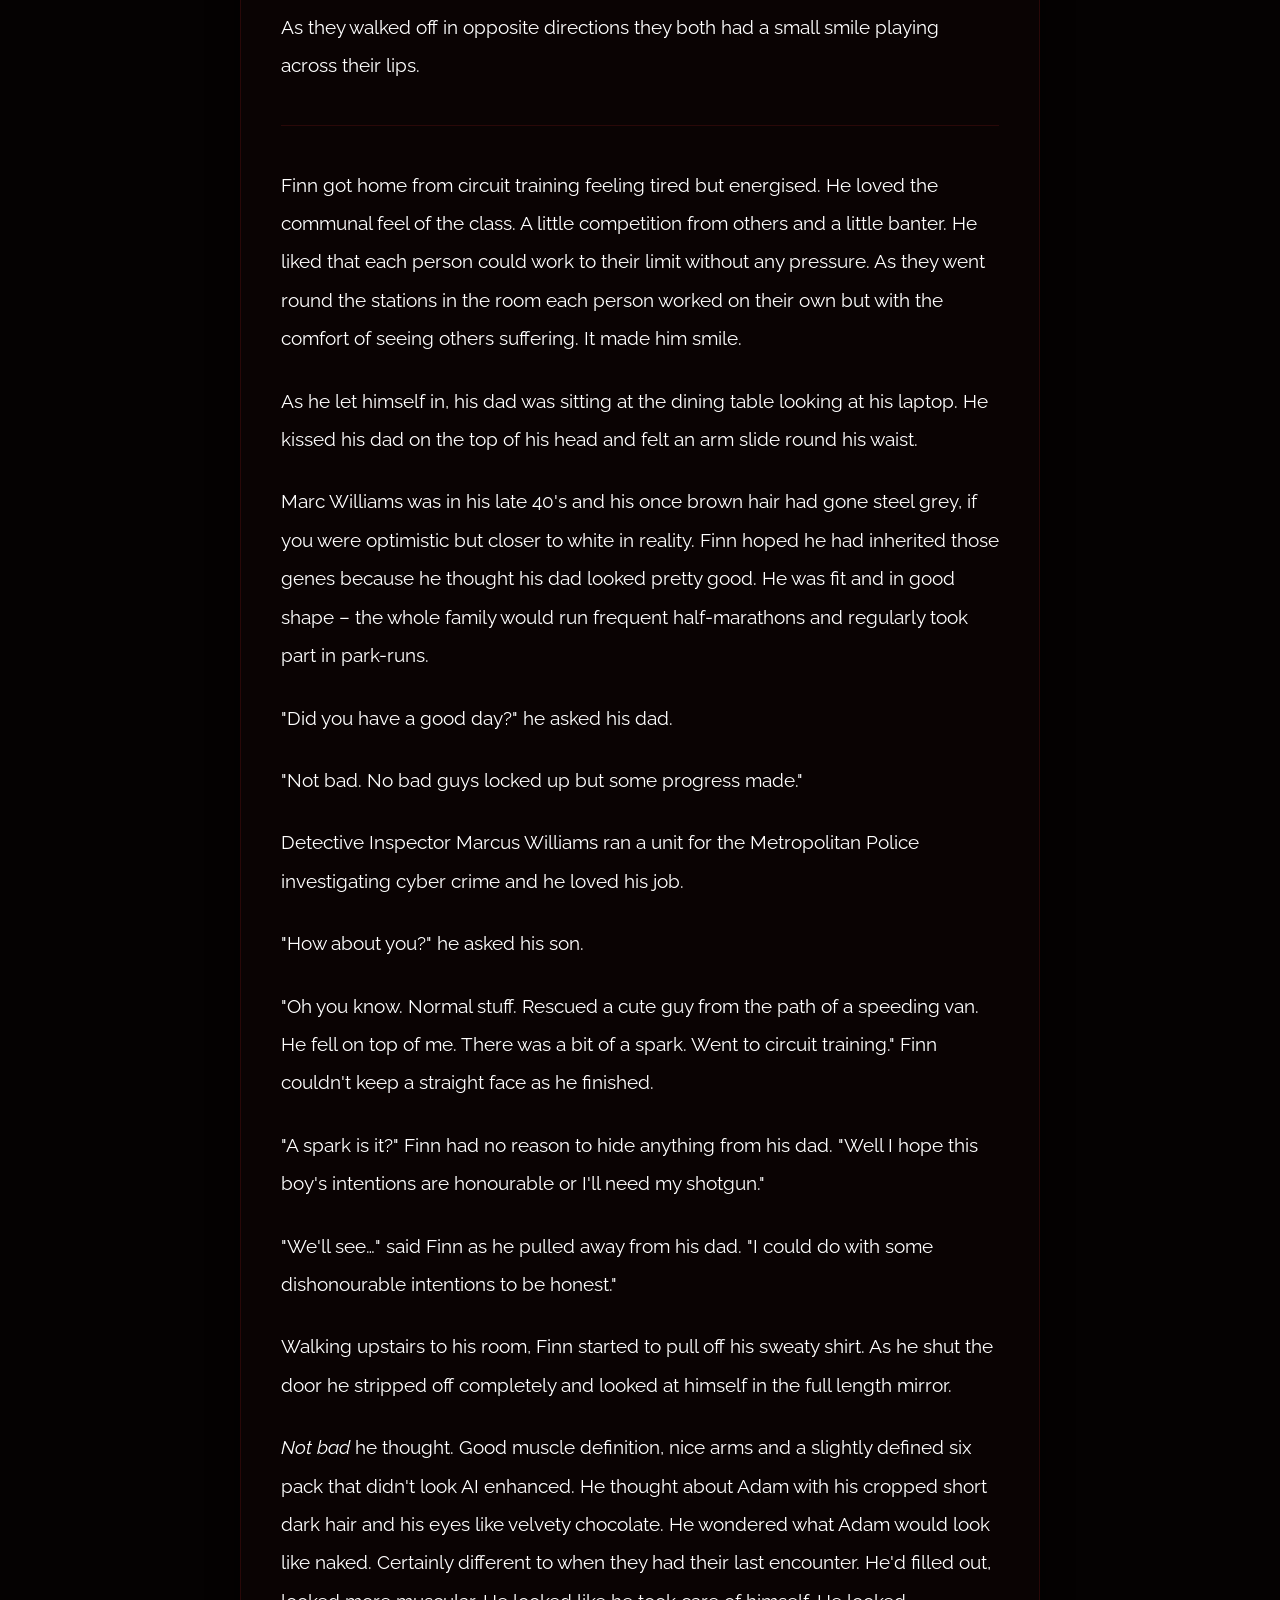
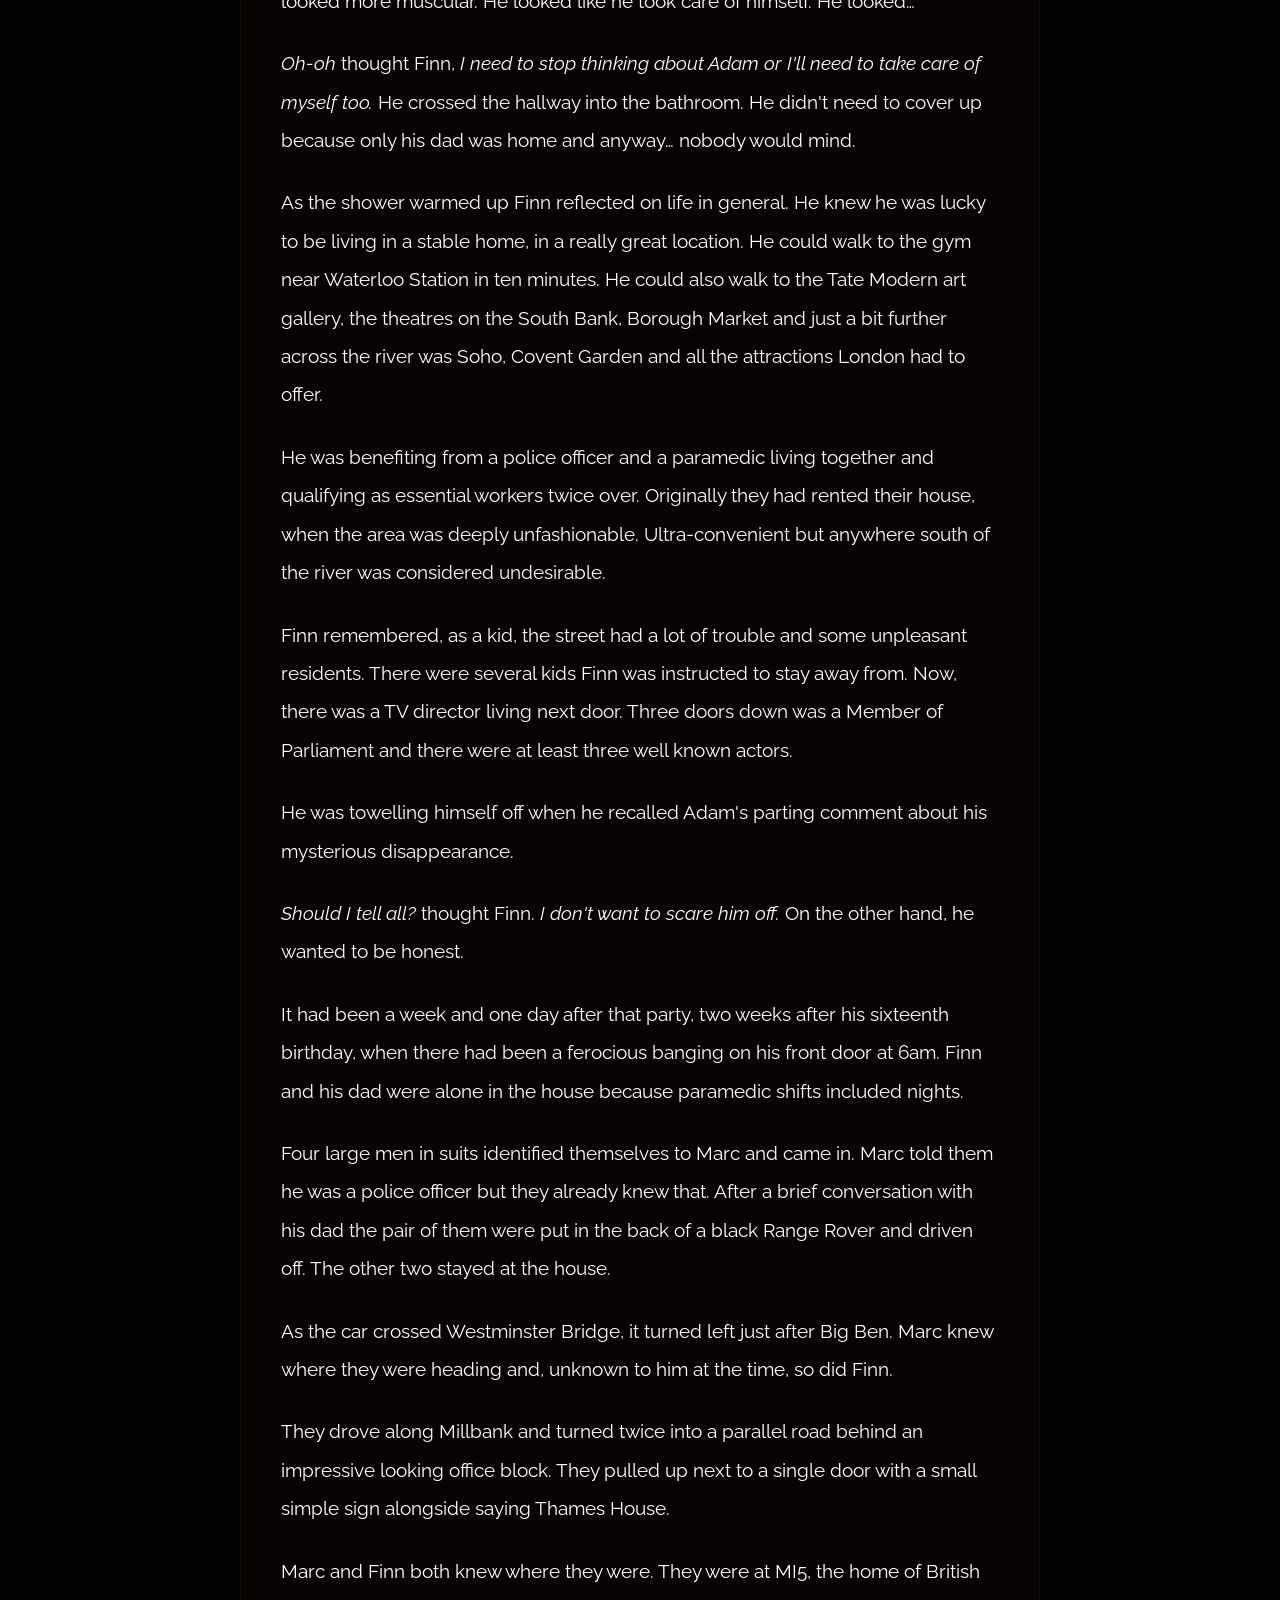
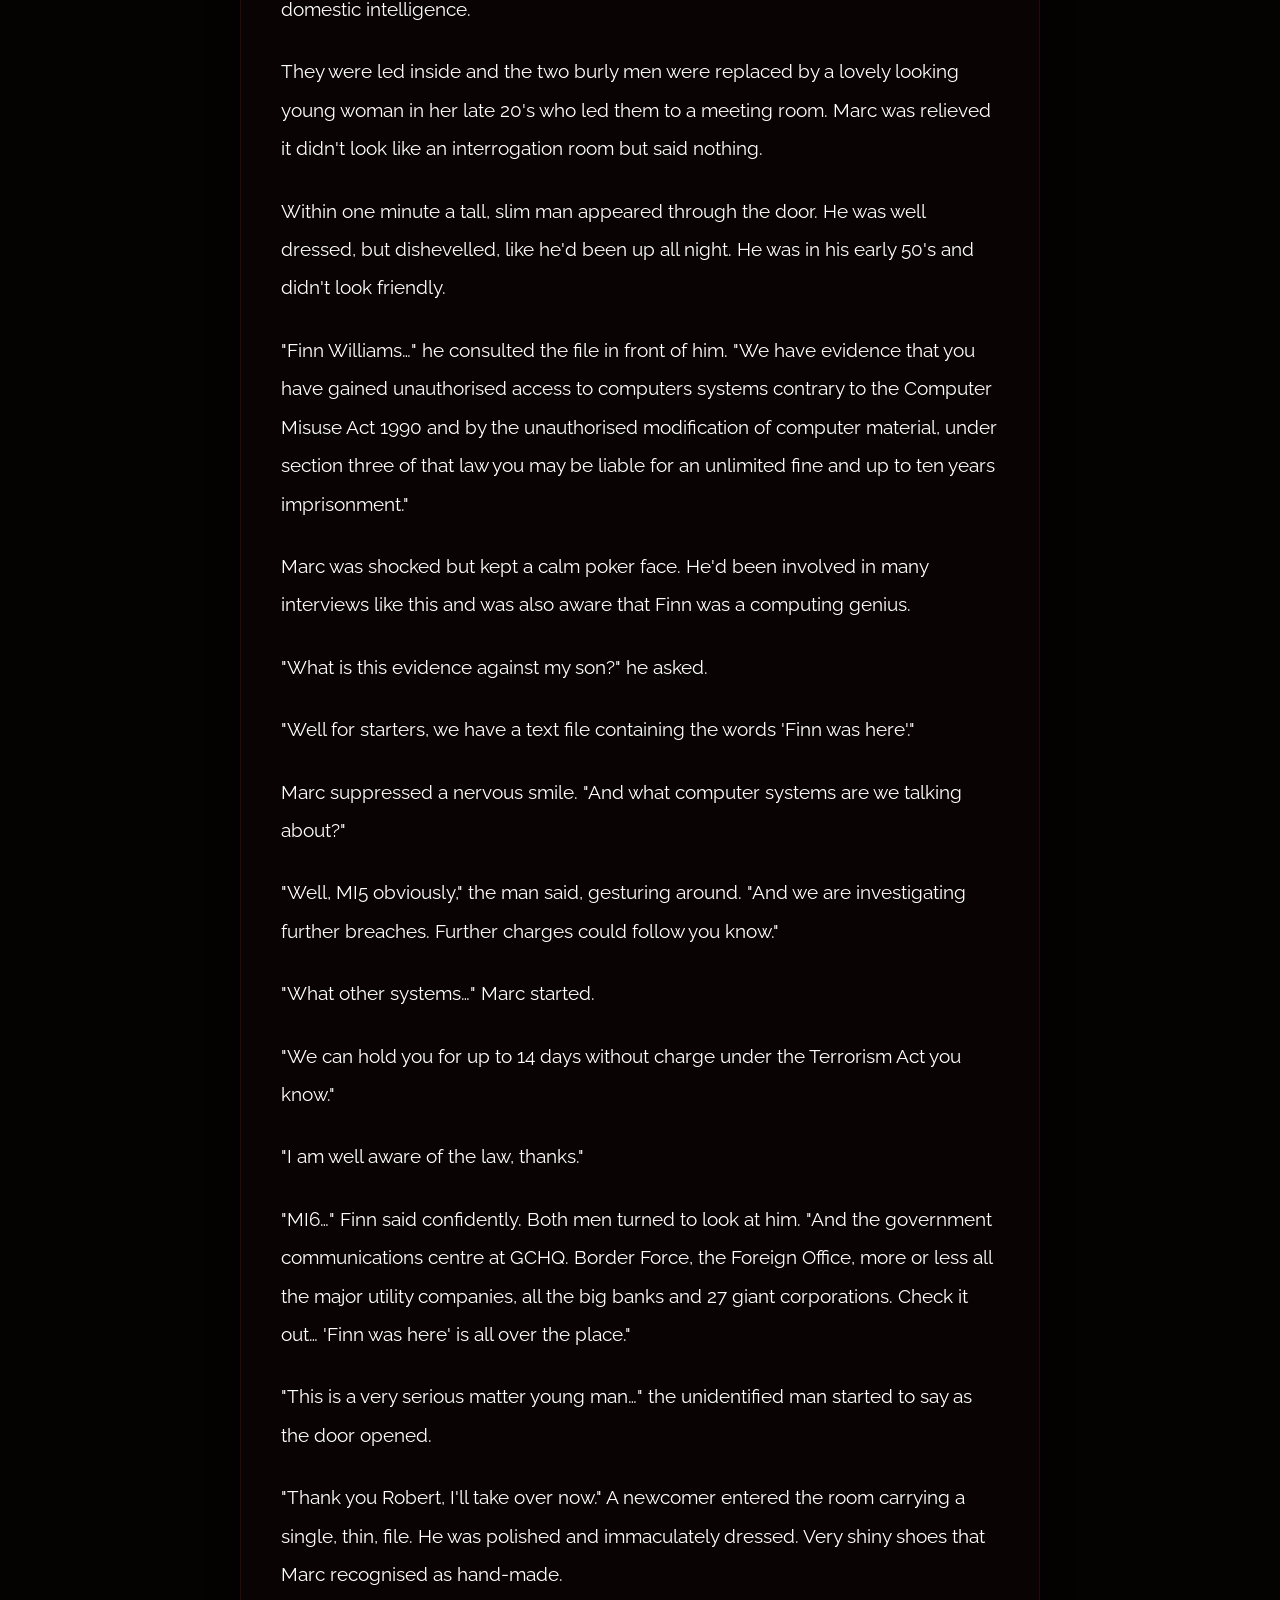
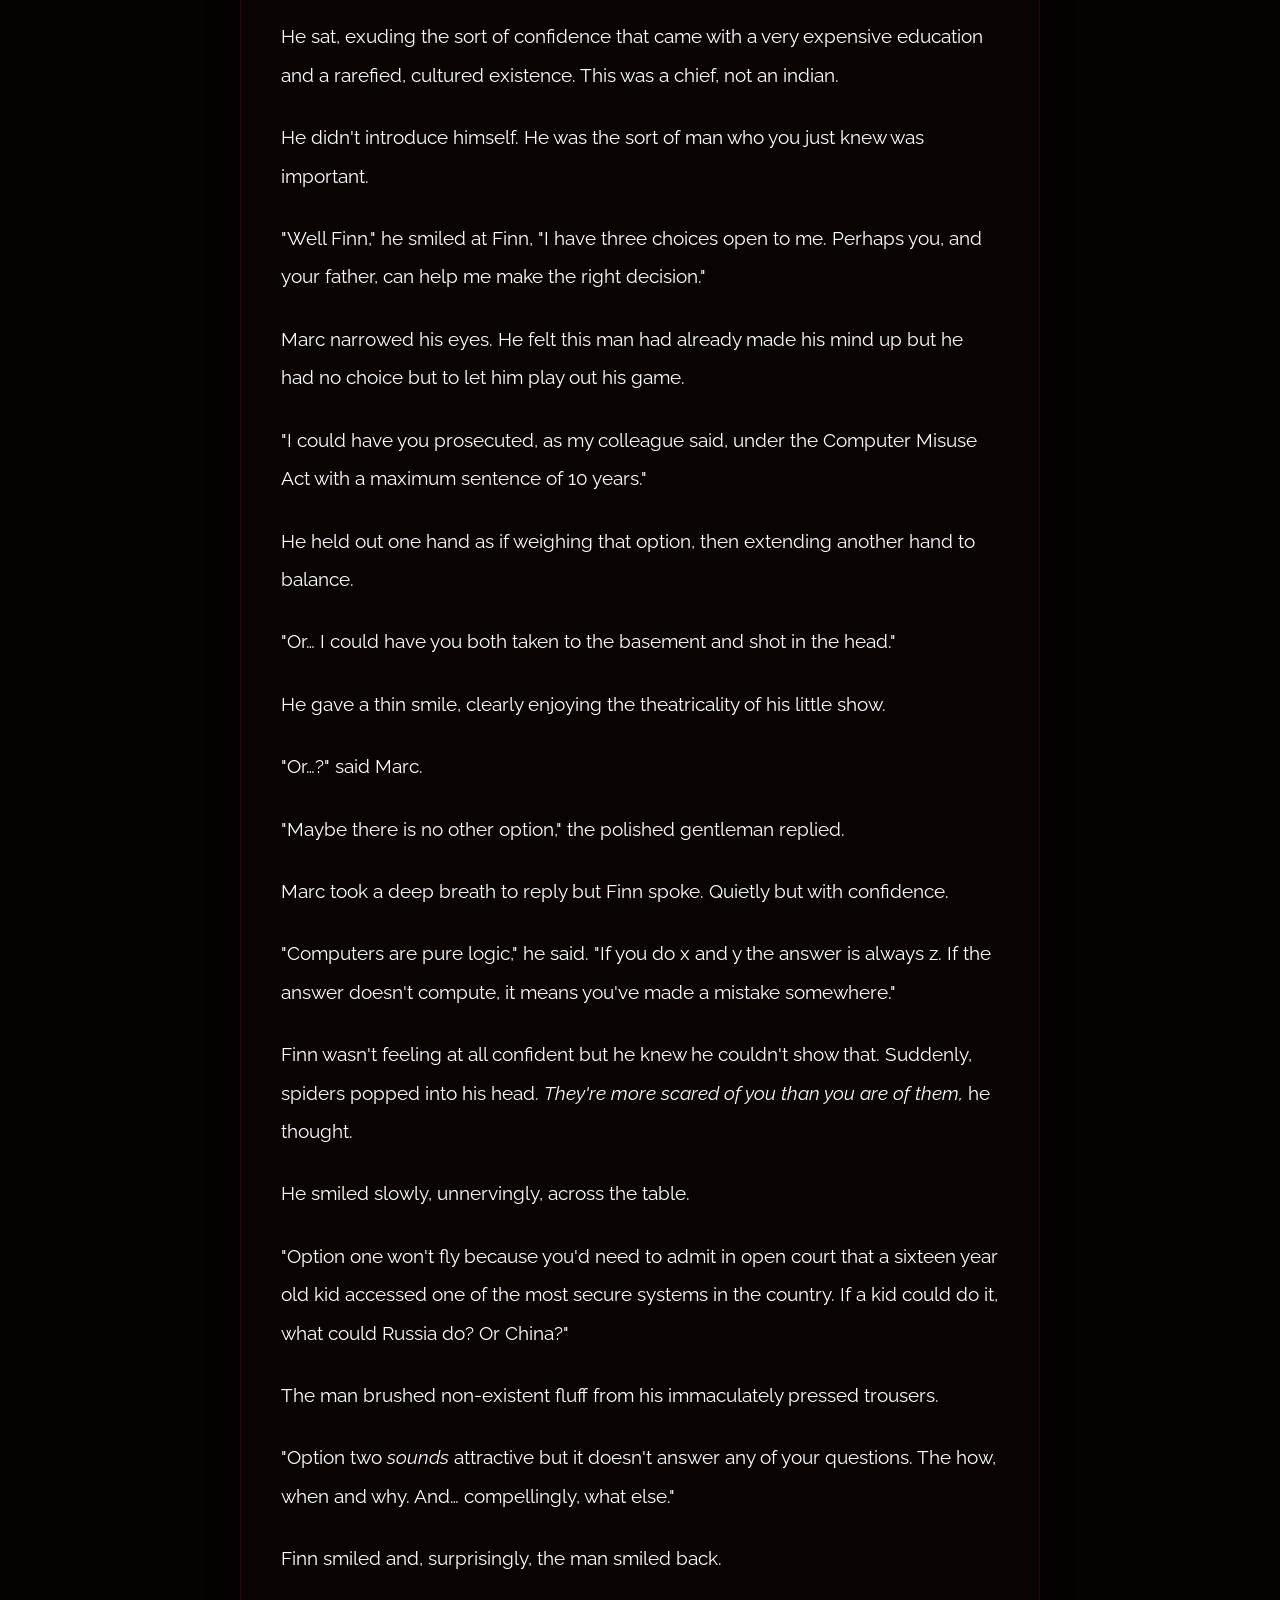
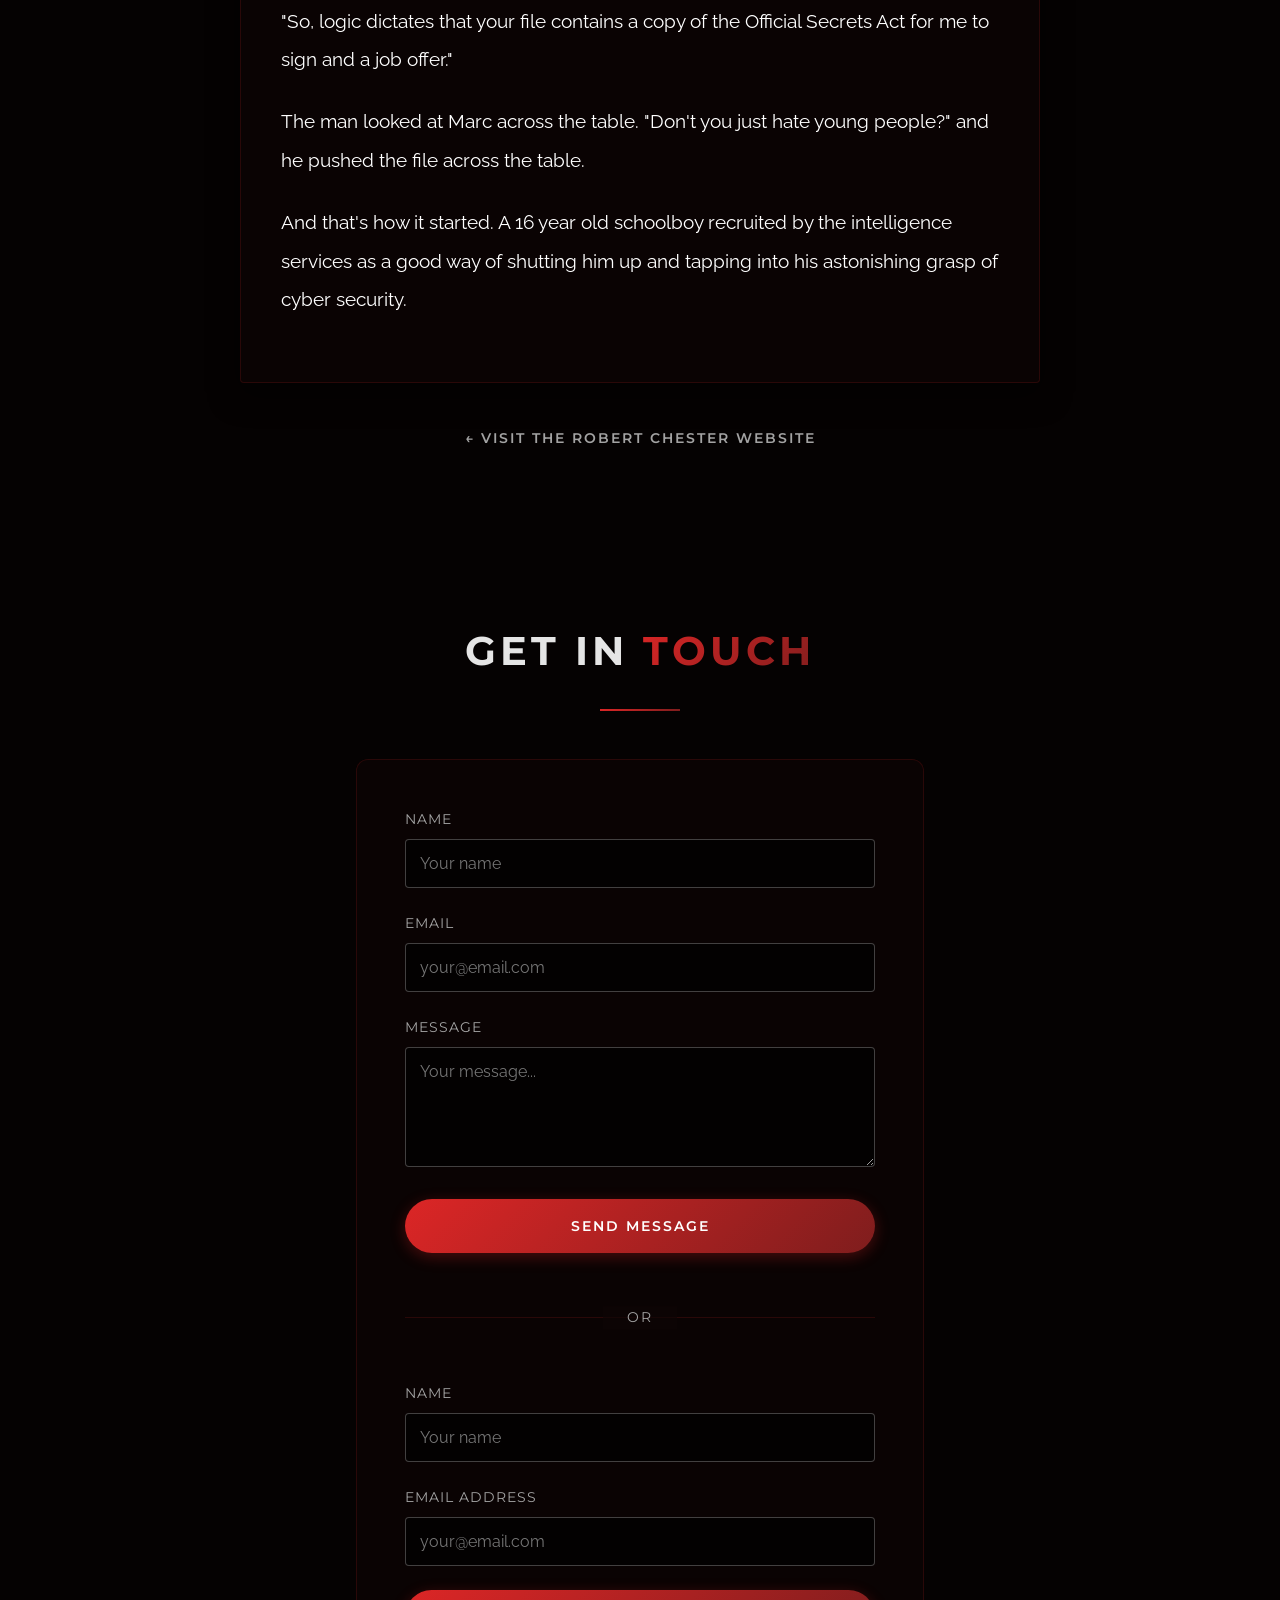
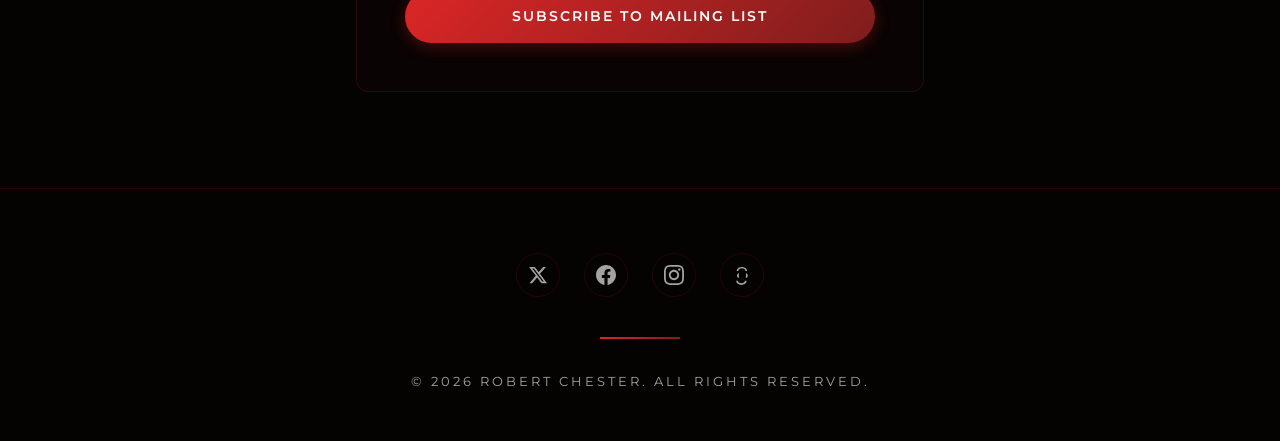
<file: chapter.html>
<!DOCTYPE html>
<html lang="en">
<head>
    <meta charset="UTF-8">
    <meta name="viewport" content="width=device-width, initial-scale=1.0">
    <title>Book Excerpt - Robert Chester</title>
    <link href="https://fonts.googleapis.com/css2?family=Montserrat:wght@300;400;600;700&family=Raleway:wght@300;400;500;600&display=swap" rel="stylesheet">
    <style>
        :root {
            --bg-overlay: rgba(5, 2, 2, 0.70);
            --bg-card: rgba(15, 5, 5, 0.65);
            --text-primary: #e5e5e5;
            --text-secondary: #a3a3a3;
            --accent-1: #dc2626;
            --accent-2: #7f1d1d;
            --gradient: linear-gradient(135deg, var(--accent-1), var(--accent-2));
            --glass-border: rgba(220, 38, 38, 0.15);
            --font-heading: 'Montserrat', sans-serif;
            --font-body: 'Raleway', sans-serif;
        }

        * { margin: 0; padding: 0; box-sizing: border-box; }
        html { scroll-behavior: smooth; }

        body {
            background-color: #050202;
            background-size: cover;
            background-position: center;
            background-attachment: fixed;
            color: var(--text-primary);
            font-family: var(--font-body);
            line-height: 1.7;
            overflow-x: hidden;
            position: relative;
            font-size: 1.05rem;
        }

        body::before {
            content: ''; position: fixed; top: 0; left: 0; width: 100%; height: 100%;
            background: var(--bg-overlay); z-index: -2;
        }

        .gradient-text {
            background: var(--gradient); -webkit-background-clip: text; -webkit-text-fill-color: transparent;
            background-clip: text; display: inline-block; font-weight: 700;
        }

        .container { max-width: 1200px; margin: 0 auto; padding: 0 2rem; }

        /* Header */
        header {
            position: fixed; top: 0; width: 100%; background: rgba(5, 2, 2, 0.85);
            backdrop-filter: blur(10px); -webkit-backdrop-filter: blur(10px);
            border-bottom: 1px solid var(--glass-border); z-index: 1000;
        }

        nav {
            max-width: 1200px; margin: 0 auto; padding: 0 2rem;
            display: flex; justify-content: space-between; align-items: center; height: 80px;
        }

        .logo {
            font-family: var(--font-heading); font-size: 1.5rem; font-weight: 700; letter-spacing: 3px;
            color: var(--text-primary); text-decoration: none; text-transform: uppercase;
        }

        .nav-links { display: flex; gap: 2.5rem; list-style: none; }

        .nav-links a {
            color: var(--text-secondary); text-decoration: none; font-family: var(--font-heading);
            font-size: 0.85rem; font-weight: 500; text-transform: uppercase; letter-spacing: 2px;
            transition: all 0.3s;
        }

        .nav-links a:hover { color: var(--accent-1); }

        /* Excerpt Section */
        .excerpt-section { padding: 8rem 0 4rem; }

        .excerpt-card {
            background: var(--bg-card); backdrop-filter: blur(10px); -webkit-backdrop-filter: blur(10px);
            border: 1px solid var(--glass-border); border-radius: 4px; overflow: hidden;
            box-shadow: 0 10px 30px rgba(0,0,0,0.6); max-width: 800px; margin: 0 auto;
        }

        .excerpt-header { padding: 2.5rem 2.5rem 0; text-align: center; }

        .excerpt-header h1 {
            font-family: var(--font-heading); font-size: clamp(1.8rem, 4vw, 2.5rem);
            font-weight: 700; margin-bottom: 0.5rem; letter-spacing: 1px; text-transform: uppercase;
            color: #ffffff;
        }

        .excerpt-meta {
            color: var(--accent-1); font-size: 0.75rem; text-transform: uppercase;
            letter-spacing: 2px; font-weight: 600; font-family: var(--font-heading); margin-bottom: 2rem;
        }

        /* UPDATED: Main Excerpt Text - White and Larger */
        .excerpt-content {
            padding: 0 2.5rem 2.5rem; 
            color: #ffffff; 
            font-size: 1.2rem; 
            line-height: 2; 
        }

        .excerpt-content h2, .excerpt-content h3 {
            font-family: var(--font-heading); color: #ffffff;
            margin: 2.5rem 0 1rem; text-transform: uppercase; letter-spacing: 1px;
        }
        .excerpt-content h2 { font-size: 1.6rem; }
        .excerpt-content h3 { font-size: 1.35rem; }
        .excerpt-content p { margin-bottom: 1.5rem; }
        
        .excerpt-content blockquote {
            border-left: 3px solid var(--accent-1); padding-left: 1.5rem;
            margin: 2rem 0; font-style: italic; color: #ffffff;
        }

        .excerpt-content strong, .excerpt-content em { color: #ffffff; }
        .excerpt-content strong { font-weight: 700; }
        
        .excerpt-content a { color: var(--accent-1); text-decoration: underline; transition: all 0.3s; }
        .excerpt-content a:hover { color: #ef4444; }
        
        .excerpt-content ul, .excerpt-content ol { margin: 1.5rem 0; padding-left: 2rem; }
        .excerpt-content li { margin-bottom: 0.75rem; }
        .excerpt-content hr { border: none; border-top: 1px solid var(--glass-border); margin: 2.5rem 0; }

        /* Back to Website Links */
        .back-link {
            display: inline-flex;
            align-items: center;
            gap: 0.5rem;
            color: var(--text-secondary);
            text-decoration: none;
            font-family: var(--font-heading);
            font-size: 0.85rem;
            font-weight: 600;
            text-transform: uppercase;
            letter-spacing: 2px;
            transition: all 0.3s;
            border-bottom: 2px solid transparent;
            padding-bottom: 4px;
        }

        .back-link:hover {
            color: var(--accent-1);
            border-bottom-color: var(--accent-1);
        }

        .back-link-top {
            text-align: left;
            margin-bottom: 1.5rem;
        }

        .back-link-bottom {
            text-align: center;
            margin-top: 2.5rem;
            margin-bottom: 2rem;
        }

        /* Contact Section */
        section#contact { padding: 4rem 0 6rem; }

        .section-title {
            font-family: var(--font-heading); font-size: clamp(1.8rem, 4vw, 2.5rem); font-weight: 700;
            margin-bottom: 3rem; letter-spacing: 4px; text-align: center; text-transform: uppercase;
        }

        .section-title::after {
            content: ''; display: block; width: 80px; height: 2px; background: var(--gradient); margin: 1.5rem auto 0;
        }

        .form-section {
            width: 50%; max-width: 600px; margin: 0 auto;
            background: var(--bg-card); backdrop-filter: blur(10px); -webkit-backdrop-filter: blur(10px);
            padding: 3rem; border-radius: 12px; border: 1px solid var(--glass-border);
        }

        .form-group { margin-bottom: 1.5rem; }

        .form-group label {
            display: block; margin-bottom: 0.5rem; color: var(--text-secondary);
            font-size: 0.85rem; font-family: var(--font-heading); text-transform: uppercase; letter-spacing: 1px;
        }

        .form-group input, .form-group textarea {
            width: 100%; padding: 0.875rem; background: rgba(0, 0, 0, 0.6);
            border: 1px solid rgba(255, 255, 255, 0.25); border-radius: 4px; color: var(--text-primary);
            font-size: 1rem; font-family: var(--font-body); transition: all 0.3s;
        }

        .form-group input:focus, .form-group textarea:focus {
            outline: none; border-color: var(--accent-1); box-shadow: 0 0 10px rgba(220, 38, 38, 0.2);
        }

        .form-group textarea { resize: vertical; min-height: 120px; }

        .submit-btn {
            width: 100%; padding: 1.1rem 2rem; background: var(--gradient); color: #ffffff;
            border: none; border-radius: 50px; font-family: var(--font-heading); font-weight: 600;
            font-size: 0.9rem; text-transform: uppercase; letter-spacing: 2px; cursor: pointer;
            transition: all 0.3s ease; box-shadow: 0 4px 15px rgba(220, 38, 38, 0.3);
        }

        .submit-btn:hover { transform: translateY(-3px); box-shadow: 0 8px 25px rgba(220, 38, 38, 0.5); filter: brightness(1.1); }

        .form-divider { margin: 4rem 0; border-top: 1px solid var(--glass-border); position: relative; }

        .form-divider::before {
            content: 'OR'; position: absolute; top: 50%; left: 50%; transform: translate(-50%, -50%);
            background: var(--bg-card); padding: 0 1.5rem; color: var(--text-secondary);
            font-family: var(--font-heading); text-transform: uppercase; letter-spacing: 2px; font-size: 0.85rem;
        }

        /* Footer & Social */
        footer {
            text-align: center; padding: 4rem 2rem 3rem; border-top: 1px solid var(--glass-border);
            color: var(--text-secondary); font-family: var(--font-heading);
        }

        .social-links {
            display: flex; justify-content: center; gap: 1.5rem; margin-bottom: 2.5rem;
        }

        .social-links a {
            color: var(--text-secondary); text-decoration: none;
            display: flex; align-items: center; justify-content: center;
            width: 44px; height: 44px; border-radius: 50%;
            border: 1px solid var(--glass-border);
            transition: all 0.3s ease;
        }

        .social-links a:hover {
            color: var(--accent-1); border-color: var(--accent-1);
            transform: translateY(-4px); box-shadow: 0 4px 15px rgba(220, 38, 38, 0.3);
        }

        .social-links svg { width: 20px; height: 20px; fill: currentColor; }

        .footer-divider { width: 80px; height: 2px; background: var(--gradient); margin: 0 auto 2rem; }
        .copyright { font-size: 0.8rem; letter-spacing: 3px; text-transform: uppercase; font-weight: 400; }

        /* Responsive */
        @media (max-width: 768px) {
            .nav-links { display: none; }
            .form-section { width: 95%; padding: 2rem 1.5rem; }
            .excerpt-content { padding: 0 1.5rem 1.5rem; font-size: 1.1rem; }
            .excerpt-header { padding: 2rem 1.5rem 0; }
        }
    </style>
</head>
<body>
    <header>
        <nav>
            <a class="logo" href="index.html">Robert Chester</a>
            <ul class="nav-links">
                <li><a href="index.html">Home</a></li>
                <li><a href="index.html#books">Books</a></li>
                <li><a href="#contact">Contact</a></li>
            </ul>
        </nav>
    </header>

    <!-- Excerpt Section -->
    <section class="excerpt-section">
        <div class="container">
            <div class="excerpt-card">
                <div class="excerpt-header">
                    <!-- Top Back Link -->
                    <div class="back-link-top">
                        <a href="index.html" class="back-link">← Visit the Robert Chester website</a>
                    </div>

<h1>Blood Relatives</h1>
<div class="excerpt-meta">An Inspector Griffin Mystery • Chapter One</div>


                    
                </div>
                
                <div class="excerpt-content">
                  <!-- PASTE YOUR FORMATTED TEXT BELOW THIS LINE -->

<h2>Chapter One</h2>

<p>Waterloo Station in London is a major train terminus handling nearly 60 million passengers a year. Adam Griffin was convinced they were all there today and all of them had been told to get in his way. He wasn't rushing but it was still frustrating.</p>

<p>As he left the station he was relieved to see there were a lot fewer people. At last, some breathing space. He started to set some music on his phone for the twenty minute walk home and put his ear buds in. The music was too loud so he looked down to adjust the volume.</p>

<p>In his peripheral vision he caught a flash of white and looked up sharply as a white van mounted the kerb just a few feet away. The road is supposed to be used for cabs and deliveries so normally the traffic is slow moving but this van was moving fast, and accelerating.</p>

<p>Almost transfixed, Adam started to move back when he felt a huge tug on his backpack, slamming him backwards until he fell in a tangled mess on top of his rescuer. The last thing Adam saw before he hit the ground was his phone flying into the air.</p>

<p><em>Oh shit</em>, he thought, <em>please don't break</em>.</p>

<p>From the corner of his eye, a hand flew up and snatched the phone from the air, holding it aloft like Excalibur rising from the lake. Safe.</p>

<p>Suddenly there were lots of passers-by offering help and opinions – mostly opinions.</p>

<p>"It was a kid in a hoodie," someone said.</p>

<p>"Wearing a surgical mask," another voice joined in.</p>

<p>"I thought it was a girl driving," a third voice.</p>

<p>"Probably on the bloody phone." Everyone had an opinion.</p>

<p>Adam wasn't the centre of attention though. Another man had been about to rack up a Santander public bike across the road after he'd hired it. The van had caught the back wheel of the bike and essentially destroyed it. Snatched it from his hands. There was much discussion about whether he'd be liable and whether it was still on hire to him.</p>

<p>A woman who was about to step off the pavement and jog to work had been clipped on the arm by the door mirror. She was assuring everyone that she was a nurse working locally in Accident and Emergency and would get it checked at work.</p>

<p>Mostly people just kept walking past. Some people tutted as they had to step around the two bodies on the ground.</p>

<p>Adam took a deep breath and caught a scent in the air. Close by.</p>

<p><em>Chanel Pour Monsieur,</em> he thought to himself. <em>Classic fragrance. Stylish</em>.</p>

<p>He rolled over, off the other body, and came up on to his hands and knees.</p>

<p>"Thank you," he said to his saviour, "that was stupidly close."</p>

<p>Coming up into a sitting position Finn Williams grinned back at him. "I thought that van driver had it in for you. I hope he had as much of a scare as me."</p>

<p>"I know! I think I'm jinxed. I fell under a tube train last month. Now this."</p>

<p>Adam tilted his head to one side and looked again. "I know you. We were at school together."</p>

<p>"You're right, but maybe we should get out of the way of all these people."</p>

<p>The both stood, pulling each other up and moved towards the building to recover.</p>

<p>"Finn, Finn Williams," said Finn, holding out his hand.</p>

<p>"Adam Griffin – we were in the same year but… didn't you disappear from school mysteriously."</p>

<p>"Long story but yes, it was just after you and I had a bit of a moment at a party." Finn wiggled his eyebrows and smiled.</p>

<p>"I remember it well," Adam laughed. "A pile of coats in a darkened bedroom I think."</p>

<p>"It was the week after my sixteenth birthday but someone else was having a house party. I seem to remember you said what we did was your favourite number."</p>

<p>"It still is." Adam beamed.</p>

<p>He gave Finn the once over, fairly subtly. Finn was about the same height as him, around 6 foot and looked to be in good shape. In very good shape in fact. They were both twenty one, both with dark hair but Adam had soft brown eyes compared to Finn's blue eyes.</p>

<p>Both liked what they saw.</p>

<p>"Listen, I'd really like to go for a coffee if you're free." said Adam.</p>

<p>Finn hesitated and grimaced. "I've got a circuit training class I really shouldn't miss."</p>

<p>Adam spoke before he thought. "Do you always wear Chanel cologne to the gym?" he smiled.</p>

<p>"What? Oh… well spotted… or sniffed maybe."</p>

<p>"I'm sorry," said Adam sheepishly. "I have this weird sense of smell. My Grandmother used to say I had a nose like a dog, which now I think about doesn't sound like a compliment."</p>

<p>They smiled at each other, both a little unsure.</p>

<p>"Don't worry," Finn replied. "At worst you could get a job at an airport. It's a classic though and I used to steal it from my dad but now it's my daily choice."</p>

<p>"I remember," said Adam, "it's my second best memory of that party."</p>

<p>Adam blushed a little, which Finn thought was attractive.</p>

<p>"But… if you're free tomorrow…"</p>

<p>"Deal!" said Adam. "I'm free all day tomorrow. No lectures. No commitments."</p>

<p>"How about 2pm ish."</p>

<p>"I know a fantastic little place that would be ideal. It's like a greasy spoon cafe but with the best coffee you've ever tasted."</p>

<p>"OK, let's swap numbers and you can message me the details."</p>

<p>They swapped phones and each entered their contact details. As he gave it back Adam held the phone for a second longer.</p>

<p>"Tomorrow you can tell me the long story of your mysterious disappearance. I missed you."</p>

<p>The boys locked eyes. They exchanged an unspoken agreement.</p>

<p>As they walked off in opposite directions they both had a small smile playing across their lips.</p>

<hr>

<p>Finn got home from circuit training feeling tired but energised. He loved the communal feel of the class. A little competition from others and a little banter. He liked that each person could work to their limit without any pressure. As they went round the stations in the room each person worked on their own but with the comfort of seeing others suffering. It made him smile.</p>

<p>As he let himself in, his dad was sitting at the dining table looking at his laptop. He kissed his dad on the top of his head and felt an arm slide round his waist.</p>

<p>Marc Williams was in his late 40's and his once brown hair had gone steel grey, if you were optimistic but closer to white in reality. Finn hoped he had inherited those genes because he thought his dad looked pretty good. He was fit and in good shape – the whole family would run frequent half-marathons and regularly took part in park-runs.</p>

<p>"Did you have a good day?" he asked his dad.</p>

<p>"Not bad. No bad guys locked up but some progress made."</p>

<p>Detective Inspector Marcus Williams ran a unit for the Metropolitan Police investigating cyber crime and he loved his job.</p>

<p>"How about you?" he asked his son.</p>

<p>"Oh you know. Normal stuff. Rescued a cute guy from the path of a speeding van. He fell on top of me. There was a bit of a spark. Went to circuit training." Finn couldn't keep a straight face as he finished.</p>

<p>"A spark is it?" Finn had no reason to hide anything from his dad. "Well I hope this boy's intentions are honourable or I'll need my shotgun."</p>

<p>"We'll see…" said Finn as he pulled away from his dad. "I could do with some dishonourable intentions to be honest."</p>

<p>Walking upstairs to his room, Finn started to pull off his sweaty shirt. As he shut the door he stripped off completely and looked at himself in the full length mirror.</p>

<p><em>Not bad</em> he thought. Good muscle definition, nice arms and a slightly defined six pack that didn't look AI enhanced. He thought about Adam with his cropped short dark hair and his eyes like velvety chocolate. He wondered what Adam would look like naked. Certainly different to when they had their last encounter. He'd filled out, looked more muscular. He looked like he took care of himself. He looked…</p>

<p><em>Oh-oh</em> thought Finn, <em>I need to stop thinking about Adam or I'll need to take care of myself too.</em> He crossed the hallway into the bathroom. He didn't need to cover up because only his dad was home and anyway… nobody would mind.</p>

<p>As the shower warmed up Finn reflected on life in general. He knew he was lucky to be living in a stable home, in a really great location. He could walk to the gym near Waterloo Station in ten minutes. He could also walk to the Tate Modern art gallery, the theatres on the South Bank, Borough Market and just a bit further across the river was Soho, Covent Garden and all the attractions London had to offer.</p>

<p>He was benefiting from a police officer and a paramedic living together and qualifying as essential workers twice over. Originally they had rented their house, when the area was deeply unfashionable. Ultra-convenient but anywhere south of the river was considered undesirable.</p>

<p>Finn remembered, as a kid, the street had a lot of trouble and some unpleasant residents. There were several kids Finn was instructed to stay away from. Now, there was a TV director living next door. Three doors down was a Member of Parliament and there were at least three well known actors.</p>

<p>He was towelling himself off when he recalled Adam's parting comment about his mysterious disappearance.</p>

<p><em>Should I tell all?</em> thought Finn. <em>I don't want to scare him off.</em> On the other hand, he wanted to be honest.</p>

<p>It had been a week and one day after that party, two weeks after his sixteenth birthday, when there had been a ferocious banging on his front door at 6am. Finn and his dad were alone in the house because paramedic shifts included nights.</p>

<p>Four large men in suits identified themselves to Marc and came in. Marc told them he was a police officer but they already knew that. After a brief conversation with his dad the pair of them were put in the back of a black Range Rover and driven off. The other two stayed at the house.</p>

<p>As the car crossed Westminster Bridge, it turned left just after Big Ben. Marc knew where they were heading and, unknown to him at the time, so did Finn.</p>

<p>They drove along Millbank and turned twice into a parallel road behind an impressive looking office block. They pulled up next to a single door with a small simple sign alongside saying Thames House.</p>

<p>Marc and Finn both knew where they were. They were at MI5, the home of British domestic intelligence.</p>

<p>They were led inside and the two burly men were replaced by a lovely looking young woman in her late 20's who led them to a meeting room. Marc was relieved it didn't look like an interrogation room but said nothing.</p>

<p>Within one minute a tall, slim man appeared through the door. He was well dressed, but dishevelled, like he'd been up all night. He was in his early 50's and didn't look friendly.</p>

<p>"Finn Williams…" he consulted the file in front of him. "We have evidence that you have gained unauthorised access to computers systems contrary to the Computer Misuse Act 1990 and by the unauthorised modification of computer material, under section three of that law you may be liable for an unlimited fine and up to ten years imprisonment."</p>

<p>Marc was shocked but kept a calm poker face. He'd been involved in many interviews like this and was also aware that Finn was a computing genius.</p>

<p>"What is this evidence against my son?" he asked.</p>

<p>"Well for starters, we have a text file containing the words 'Finn was here'."</p>

<p>Marc suppressed a nervous smile. "And what computer systems are we talking about?"</p>

<p>"Well, MI5 obviously," the man said, gesturing around. "And we are investigating further breaches. Further charges could follow you know."</p>

<p>"What other systems…" Marc started.</p>

<p>"We can hold you for up to 14 days without charge under the Terrorism Act you know."</p>

<p>"I am well aware of the law, thanks."</p>

<p>"MI6…" Finn said confidently. Both men turned to look at him. "And the government communications centre at GCHQ. Border Force, the Foreign Office, more or less all the major utility companies, all the big banks and 27 giant corporations. Check it out… 'Finn was here' is all over the place."</p>

<p>"This is a very serious matter young man…" the unidentified man started to say as the door opened.</p>

<p>"Thank you Robert, I'll take over now." A newcomer entered the room carrying a single, thin, file. He was polished and immaculately dressed. Very shiny shoes that Marc recognised as hand-made.</p>

<p>He sat, exuding the sort of confidence that came with a very expensive education and a rarefied, cultured existence. This was a chief, not an indian.</p>

<p>He didn't introduce himself. He was the sort of man who you just knew was important.</p>

<p>"Well Finn," he smiled at Finn, "I have three choices open to me. Perhaps you, and your father, can help me make the right decision."</p>

<p>Marc narrowed his eyes. He felt this man had already made his mind up but he had no choice but to let him play out his game.</p>

<p>"I could have you prosecuted, as my colleague said, under the Computer Misuse Act with a maximum sentence of 10 years."</p>

<p>He held out one hand as if weighing that option, then extending another hand to balance.</p>

<p>"Or… I could have you both taken to the basement and shot in the head."</p>

<p>He gave a thin smile, clearly enjoying the theatricality of his little show.</p>

<p>"Or…?" said Marc.</p>

<p>"Maybe there is no other option," the polished gentleman replied.</p>

<p>Marc took a deep breath to reply but Finn spoke. Quietly but with confidence.</p>

<p>"Computers are pure logic," he said. "If you do x and y the answer is always z. If the answer doesn't compute, it means you've made a mistake somewhere."</p>

<p>Finn wasn't feeling at all confident but he knew he couldn't show that. Suddenly, spiders popped into his head. <em>They're more scared of you than you are of them,</em> he thought.</p>

<p>He smiled slowly, unnervingly, across the table.</p>

<p>"Option one won't fly because you'd need to admit in open court that a sixteen year old kid accessed one of the most secure systems in the country. If a kid could do it, what could Russia do? Or China?"</p>

<p>The man brushed non-existent fluff from his immaculately pressed trousers.</p>

<p>"Option two <em>sounds</em> attractive but it doesn't answer any of your questions. The how, when and why. And… compellingly, what else."</p>

<p>Finn smiled and, surprisingly, the man smiled back.</p>

<p>"So, logic dictates that your file contains a copy of the Official Secrets Act for me to sign and a job offer."</p>

<p>The man looked at Marc across the table. "Don't you just hate young people?" and he pushed the file across the table.</p>

<p>And that's how it started. A 16 year old schoolboy recruited by the intelligence services as a good way of shutting him up and tapping into his astonishing grasp of cyber security.</p>

<!-- PASTE YOUR FORMATTED TEXT ABOVE THIS LINE -->
                    
                </div>
            </div>

            <!-- Bottom Back Link -->
            <div class="back-link-bottom">
                <a href="index.html" class="back-link">← Visit the Robert Chester website</a>
            </div>
        </div>
    </section>

    <!-- Contact Section -->
    <section id="contact">
        <div class="container">
            <h2 class="section-title">Get In <span class="gradient-text">Touch</span></h2>
            <div class="form-section">
                <!-- Contact Form -->
                <form action="https://api.web3forms.com/submit" method="POST">
                    <input name="access_key" type="hidden" value="199893c8-b1b4-464e-8a6a-4c30dca92931"/>
                    <input name="subject" type="hidden" value="New Contact Form Submission - Excerpt Page"/>
                    <input name="botcheck" style="display: none;" type="checkbox"/>
                    <div class="form-group">
                        <label for="contact-name">Name</label>
                        <input id="contact-name" name="name" placeholder="Your name" required type="text"/>
                    </div>
                    <div class="form-group">
                        <label for="contact-email">Email</label>
                        <input id="contact-email" name="email" placeholder="your@email.com" required type="email"/>
                    </div>
                    <div class="form-group">
                        <label for="contact-message">Message</label>
                        <textarea id="contact-message" name="message" placeholder="Your message..." required></textarea>
                    </div>
                    <button class="submit-btn" type="submit">Send Message</button>
                </form>
                
                <div class="form-divider"></div>
                
                <!-- Mailing List Form -->
                <form action="https://api.web3forms.com/submit" method="POST">
                    <input name="access_key" type="hidden" value="10273041-54af-48f6-a152-3560099fc314"/>
                    <input name="subject" type="hidden" value="New Mailing List Subscription - Excerpt Page"/>
                    <input name="botcheck" style="display: none;" type="checkbox"/>
                    <div class="form-group">
                        <label for="mailing-name">Name</label>
                        <input id="mailing-name" name="name" placeholder="Your name" required type="text"/>
                    </div>
                    <div class="form-group">
                        <label for="mailing-email">Email Address</label>
                        <input id="mailing-email" name="email" placeholder="your@email.com" required type="email"/>
                    </div>
                    <button class="submit-btn" type="submit">Subscribe to Mailing List</button>
                </form>
            </div>
        </div>
    </section>

    <!-- Footer with Social Media -->
    <footer>
        <div class="social-links">
            <!-- Twitter / X -->
            <a href="https://twitter.com/YOUR_HANDLE" aria-label="Twitter" target="_blank" rel="noopener noreferrer">
                <svg viewBox="0 0 24 24"><path d="M18.244 2.25h3.308l-7.227 8.26 8.502 11.24H16.17l-5.214-6.817L4.99 21.75H1.68l7.73-8.835L1.254 2.25H8.08l4.713 6.231zm-1.161 17.52h1.833L7.084 4.126H5.117z"/></svg>
            </a>
            <!-- Facebook -->
            <a href="https://facebook.com/YOUR_PAGE" aria-label="Facebook" target="_blank" rel="noopener noreferrer">
                <svg viewBox="0 0 24 24"><path d="M24 12.073c0-6.627-5.373-12-12-12s-12 5.373-12 12c0 5.99 4.388 10.954 10.125 11.854v-8.385H7.078v-3.47h3.047V9.43c0-3.007 1.792-4.669 4.533-4.669 1.312 0 2.686.235 2.686.235v2.953H15.83c-1.491 0-1.956.925-1.956 1.874v2.25h3.328l-.532 3.47h-2.796v8.385C19.612 23.027 24 18.062 24 12.073z"/></svg>
            </a>
            <!-- Instagram -->
            <a href="https://instagram.com/YOUR_HANDLE" aria-label="Instagram" target="_blank" rel="noopener noreferrer">
                <svg viewBox="0 0 24 24"><path d="M12 2.163c3.204 0 3.584.012 4.85.07 3.252.148 4.771 1.691 4.919 4.919.058 1.265.069 1.645.069 4.849 0 3.205-.012 3.584-.069 4.849-.149 3.225-1.664 4.771-4.919 4.919-1.266.058-1.644.07-4.85.07-3.204 0-3.584-.012-4.849-.07-3.26-.149-4.771-1.699-4.919-4.92-.058-1.265-.07-1.644-.07-4.849 0-3.204.013-3.583.07-4.849.149-3.227 1.664-4.771 4.919-4.919 1.266-.057 1.645-.069 4.849-.069zm0-2.163c-3.259 0-3.667.014-4.947.072-4.358.2-6.78 2.618-6.98 6.98-.059 1.281-.073 1.689-.073 4.948 0 3.259.014 3.668.072 4.948.2 4.358 2.618 6.78 6.98 6.98 1.281.058 1.689.072 4.948.072 3.259 0 3.668-.014 4.948-.072 4.354-.2 6.782-2.618 6.979-6.98.059-1.28.073-1.689.073-4.948 0-3.259-.014-3.667-.072-4.947-.196-4.354-2.617-6.78-6.979-6.98-1.281-.059-1.69-.073-4.949-.073zm0 5.838c-3.403 0-6.162 2.759-6.162 6.162s2.759 6.163 6.162 6.163 6.162-2.759 6.162-6.163c0-3.403-2.759-6.162-6.162-6.162zm0 10.162c-2.209 0-4-1.79-4-4 0-2.209 1.791-4 4-4s4 1.791 4 4c0 2.21-1.791 4-4 4zm6.406-11.845c-.796 0-1.441.645-1.441 1.44s.645 1.44 1.441 1.44c.795 0 1.439-.645 1.439-1.44s-.644-1.44-1.439-1.44z"/></svg>
            </a>
            <!-- Goodreads (or replace with Amazon/LinkedIn) -->
            <a href="https://goodreads.com/YOUR_PROFILE" aria-label="Goodreads" target="_blank" rel="noopener noreferrer">
                <svg viewBox="0 0 24 24"><path d="M11.43 23.995c-3.608-.208-6.274-2.077-6.448-5.078.695.005 1.375-.015 2.07-.01.164 1.878 1.863 2.928 4.238 3.058 2.375-.13 4.074-1.18 4.238-3.058.695-.005 1.375.015 2.07.01-.174 3.001-2.84 4.87-6.448 5.078h.28zm-3.15-8.26c-.685-.15-1.24-.49-1.62-.99-.38-.5-.57-1.14-.57-1.92 0-.78.19-1.42.57-1.92.38-.5.935-.84 1.62-.99v4.83zm8.44 0c.685-.15 1.24-.49 1.62-.99.38-.5.57-1.14.57-1.92 0-.78-.19-1.42-.57-1.92-.38-.5-.935-.84-1.62-.99v4.83zm-4.72-13.73c-3.608.208-6.274 2.077-6.448 5.078.695-.005 1.375.015 2.07.01.164-1.878 1.863-2.928 4.238-3.058 2.375.13 4.074 1.18 4.238 3.058.695-.005 1.375.015 2.07.01-.174-3.001-2.84-4.87-6.448-5.078h.28z"/></svg>
            </a>
        </div>
        
        <div class="footer-divider"></div>
        <p class="copyright">© 2026 Robert Chester. All Rights Reserved.</p>
    </footer>
</body>
</html>
</file>
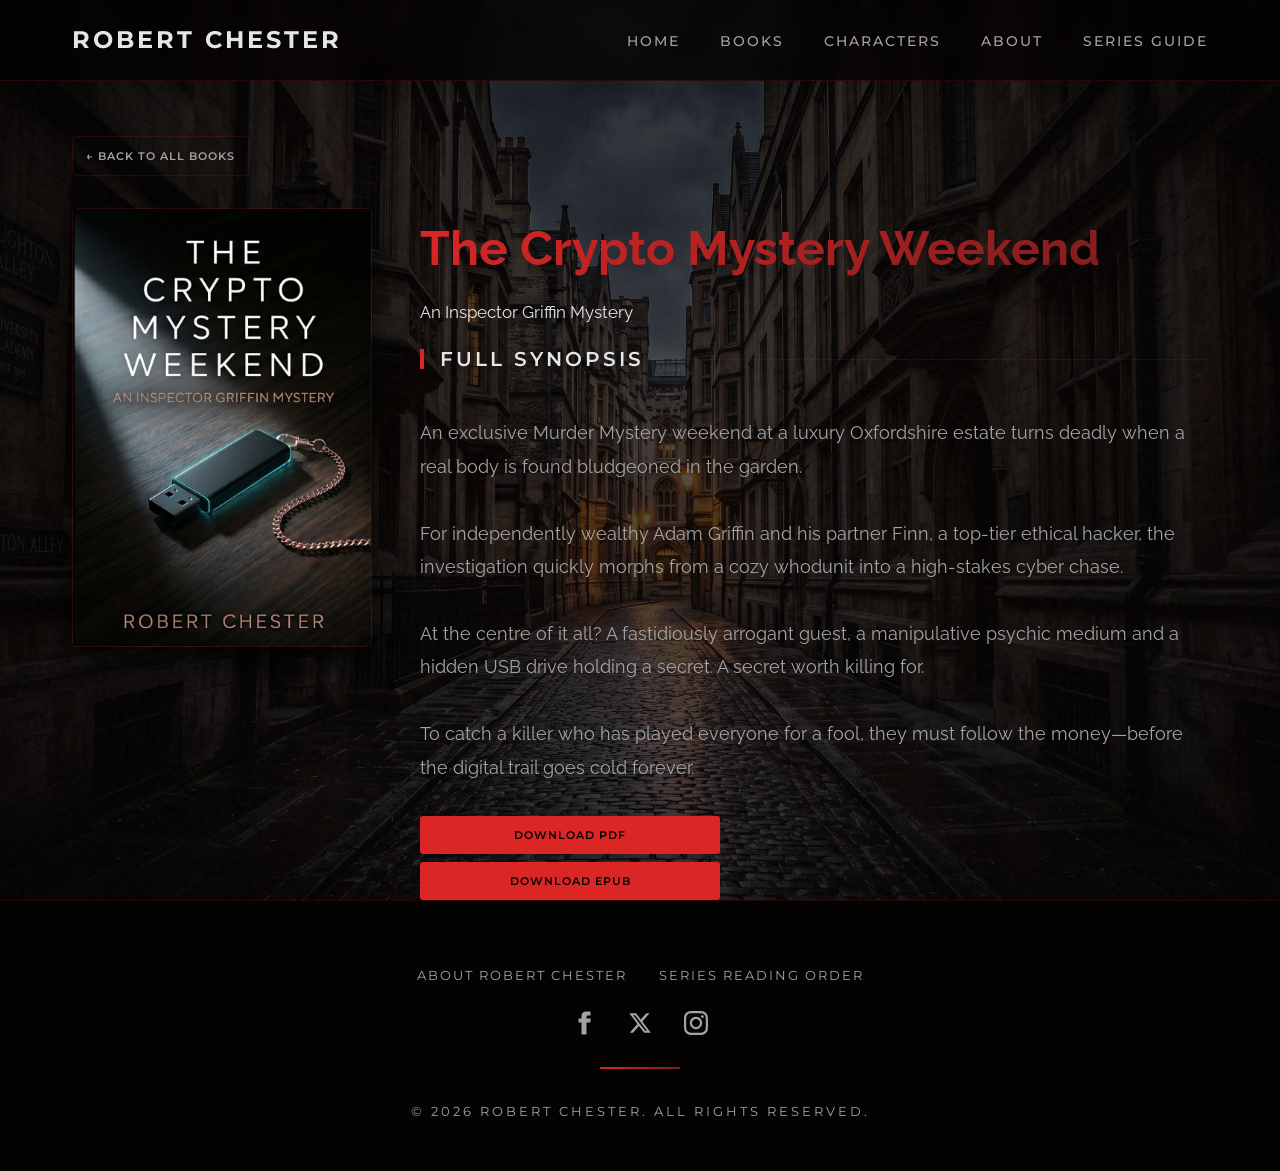
<file: crypto-mystery.html>
<!DOCTYPE html>
<html lang="en">
<head>
    <meta charset="UTF-8">
    <meta name="viewport" content="width=device-width, initial-scale=1.0">
    <title>The Crypto Mystery Weekend | An Inspector Griffin Mystery by Robert Chester</title>
    <meta name="description" content="Read the synopsis and download The Crypto Mystery Weekend. Adam Griffin and Finn Williams investigate a deadly murder at a luxury estate.">
    <link rel="stylesheet" href="style.css">
    <link href="https://fonts.googleapis.com/css2?family=Montserrat:wght@300;400;600;700&family=Raleway:wght@300;400;600&display=swap" rel="stylesheet">
</head>
<body>

    <header>
        <nav>
            <a href="index.html" class="logo">Robert Chester</a>
            <button class="mobile-menu-btn" onclick="toggleMenu()">☰</button>
            <ul class="nav-links" id="navLinks">
                <li><a href="index.html">Home</a></li>
                <li><a href="index.html#books">Books</a></li>
                <li><a href="index.html#dossiers">Characters</a></li>
                <li><a href="about.html">About</a></li>
                <li><a href="series-guide.html">Series Guide</a></li>
            </ul>
        </nav>
    </header>

    <main class="page-content">
        <div class="container">
            <a href="index.html#books" class="btn btn-small btn-toggle" style="margin-bottom: 2rem;">&larr; Back to All Books</a>

            <div class="book-detail-grid">
                <div class="book-detail-cover">
                    <img id="dynamic-cover" src="" alt="">
                </div>
                <div class="book-detail-info">
                    <h1 id="dynamic-title" class="gradient-text"></h1>
                    <p class="meta">An Inspector Griffin Mystery</p>

                    <h2 class="category-header" style="margin-top: 1rem;">Full Synopsis</h2>
                    <p id="dynamic-synopsis" class="synopsis-full"></p>

                    <div class="book-action-links" style="max-width: 300px; margin-top: 2rem;">
                        <a id="dynamic-pdf-link" href="javascript:void(0);" class="btn-small btn-edit">Download PDF</a>
                        <a id="dynamic-epub-link" href="javascript:void(0);" class="btn-small btn-edit">Download EPUB</a>
                    </div>
                </div>
            </div>
        </div>
    </main>

    <footer>
        <div class="footer-links">
            <a href="about.html">About Robert Chester</a>
            <a href="series-guide.html">Series Reading Order</a>
        </div>
        <div class="footer-socials" id="footer-socials"></div>
        <div class="footer-divider"></div>
        <p>&copy; 2026 Robert Chester. All Rights Reserved.</p>
    </footer>

    <div class="modal-overlay" id="download-modal">
        <div class="modal-content">
            <button class="modal-close" onclick="closeDownloadModal()">&times;</button>
            <h3 class="modal-title">Download Your Book</h3>
            <p class="modal-text">Before you download, would you like to join the mailing list?</p>
            <div class="modal-actions" id="modal-initial-actions">
                <button class="modal-btn modal-btn-primary" onclick="showMailingListForm()">Yes, sign me up</button>
                <button class="modal-btn modal-btn-secondary" onclick="triggerDirectDownload()">No thanks, just download</button>
            </div>
            <div class="modal-form-container" id="modal-form-container">
                <form id="mailing-list-form" onsubmit="handleMailingListSubmit(event)">
                    <input type="hidden" name="access_key" value="10273041-54af-48f6-a152-3560099fc314">
                    <div class="form-group"><label>Name</label><input type="text" name="name" required></div>
                    <div class="form-group"><label>Email</label><input type="email" name="email" required></div>
                    <button type="submit" class="submit-btn">Join & Download</button>
                </form>
            </div>
            <p class="success-message" id="modal-success"></p>
        </div>
    </div>

    <script src="script.js"></script>
</body>
</html>
</file>
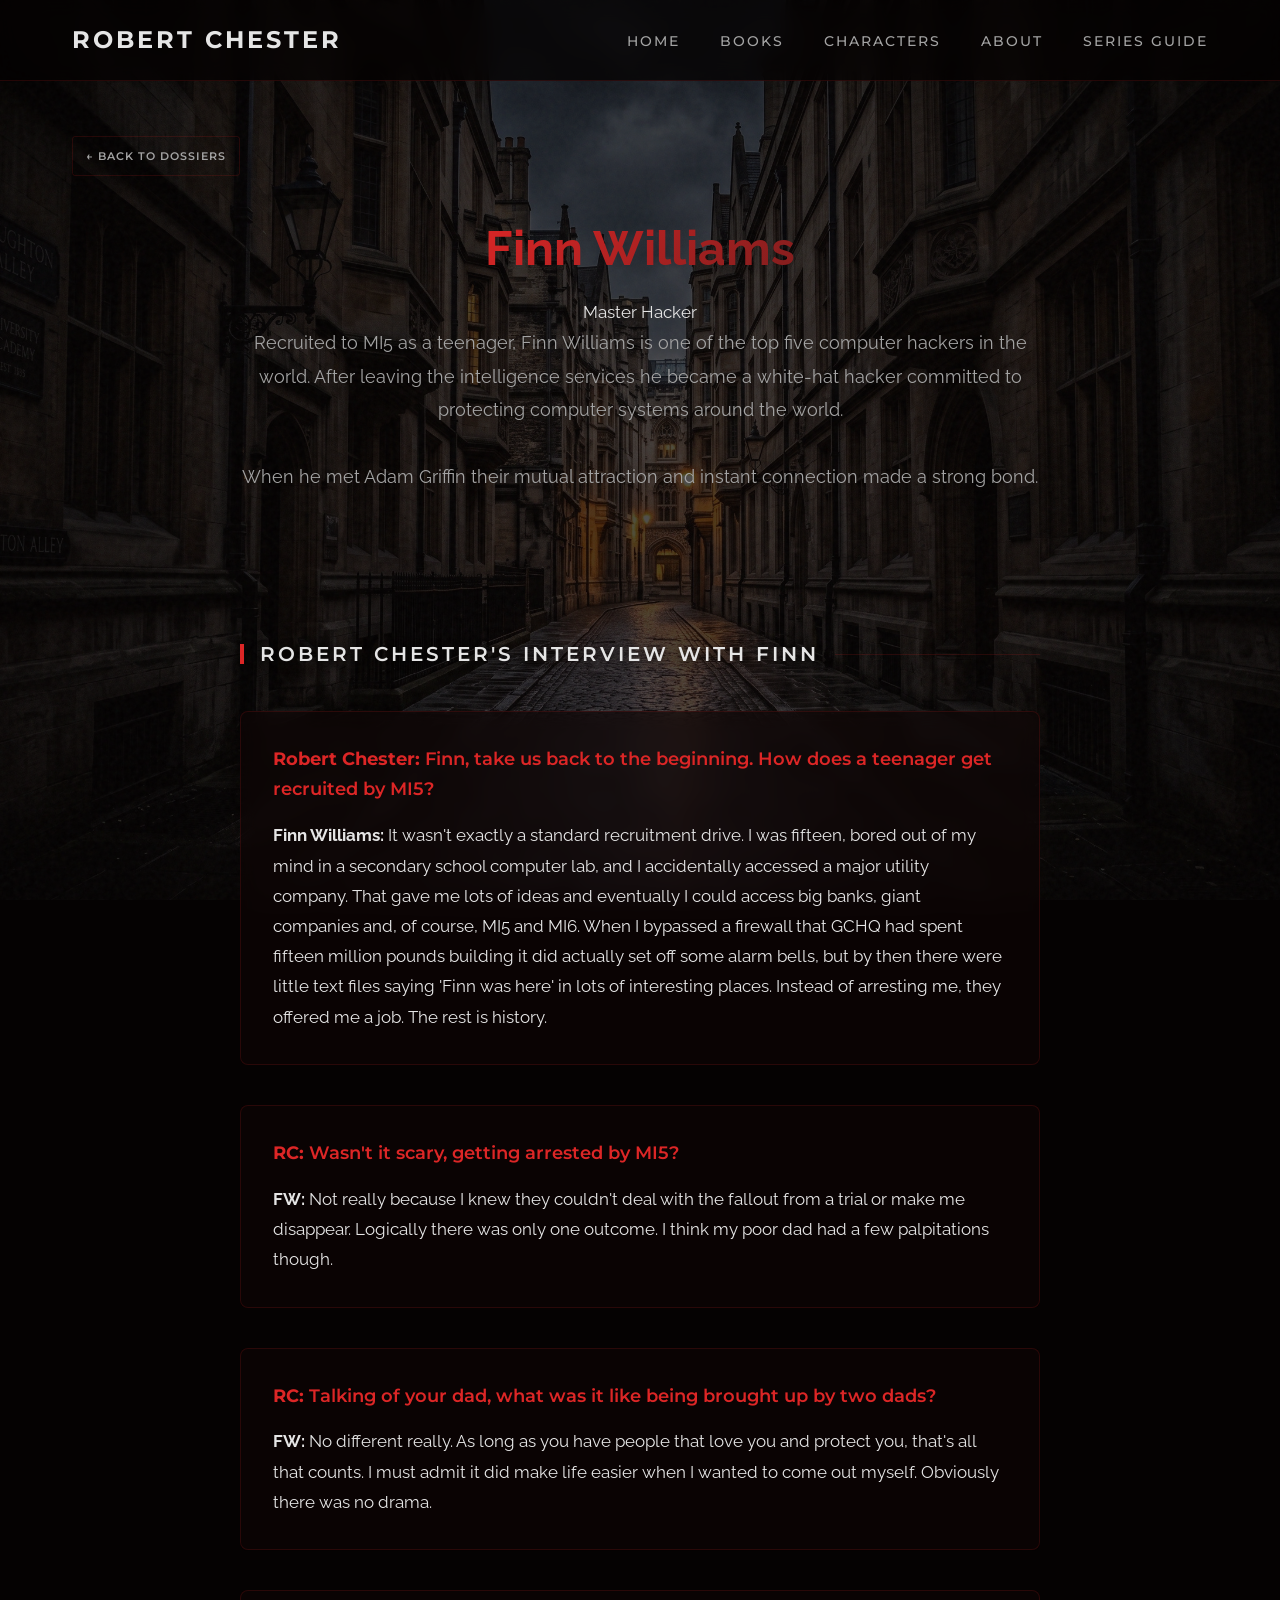
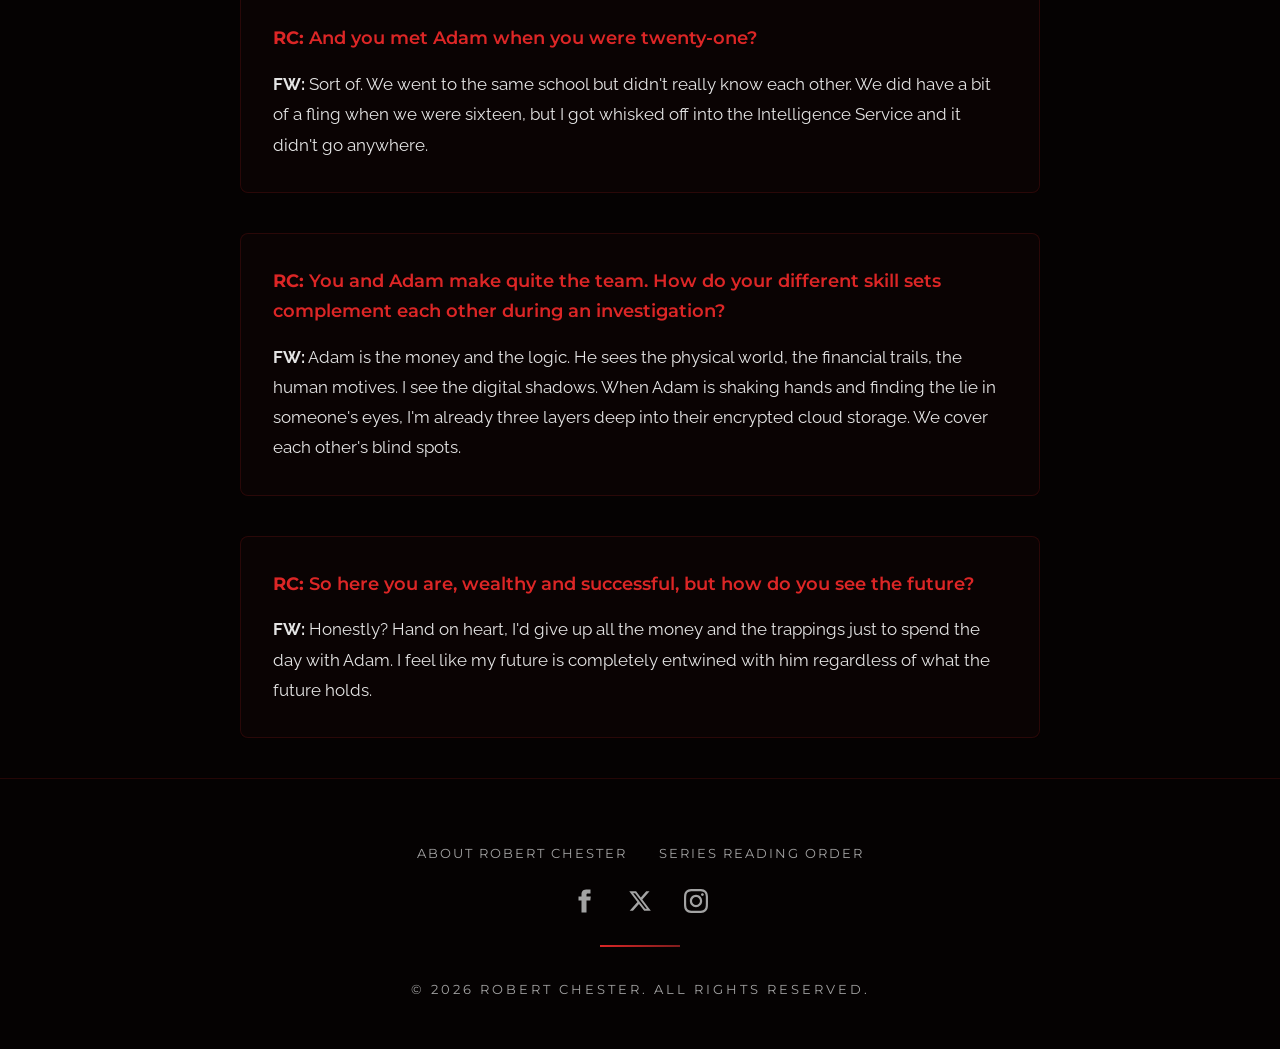
<file: finn-williams.html>
<!DOCTYPE html>
<html lang="en">
<head>
    <meta charset="UTF-8">
    <meta name="viewport" content="width=device-width, initial-scale=1.0">
    <title>Finn Williams | Character Interview & Dossier | Robert Chester</title>
    <meta name="description" content="Read an exclusive interview with Finn Williams, the elite MI5-trained ethical hacker and co-protagonist in the Inspector Griffin Mysteries by Robert Chester.">
    <link rel="stylesheet" href="style.css">
    <link href="https://fonts.googleapis.com/css2?family=Montserrat:wght@300;400;600;700&family=Raleway:wght@300;400;600&display=swap" rel="stylesheet">
</head>
<body>
    <header>
        <nav>
            <a href="index.html" class="logo">Robert Chester</a>
            <button class="mobile-menu-btn" onclick="toggleMenu()">☰</button>
            <ul class="nav-links" id="navLinks">
                <li><a href="index.html">Home</a></li>
                <li><a href="index.html#books">Books</a></li>
                <li><a href="index.html#dossiers">Characters</a></li>
                <li><a href="about.html">About</a></li>
                <li><a href="series-guide.html">Series Guide</a></li>
            </ul>
        </nav>
    </header>

    <main class="page-content">
        <div class="container">
            <a href="index.html#dossiers" class="btn btn-small btn-toggle" style="margin-bottom: 2rem;">&larr; Back to Dossiers</a>

            <div class="interview-grid">
                <div class="interview-header">
                    <h1 id="dynamic-name" class="gradient-text"></h1>
                    <p id="dynamic-role" class="meta"></p>
                    <p id="dynamic-bio" class="synopsis-full"></p>
                </div>

                <div class="interview-content">
                    <h2 class="category-header">Robert Chester's Interview with Finn</h2>

                    <div class="interview-block">
                        <p class="interview-q"><strong>Robert Chester:</strong> Finn, take us back to the beginning. How does a teenager get recruited by MI5?</p>
                        <p class="interview-a"><strong>Finn Williams:</strong> It wasn't exactly a standard recruitment drive. I was fifteen, bored out of my mind in a secondary school computer lab, and I accidentally accessed a major utility company. That gave me lots of ideas and eventually I could access big banks, giant companies and, of course, MI5 and MI6. When I bypassed a firewall that GCHQ had spent fifteen million pounds building it did actually set off some alarm bells, but by then there were little text files saying 'Finn was here' in lots of interesting places. Instead of arresting me, they offered me a job. The rest is history.</p>
                    </div>

                    <div class="interview-block">
                        <p class="interview-q"><strong>RC:</strong> Wasn't it scary, getting arrested by MI5?</p>
                        <p class="interview-a"><strong>FW:</strong> Not really because I knew they couldn't deal with the fallout from a trial or make me disappear. Logically there was only one outcome. I think my poor dad had a few palpitations though.</p>
                    </div>

                    <div class="interview-block">
                        <p class="interview-q"><strong>RC:</strong> Talking of your dad, what was it like being brought up by two dads?</p>
                        <p class="interview-a"><strong>FW:</strong> No different really. As long as you have people that love you and protect you, that's all that counts. I must admit it did make life easier when I wanted to come out myself. Obviously there was no drama.</p>
                    </div>

                    <div class="interview-block">
                        <p class="interview-q"><strong>RC:</strong> And you met Adam when you were twenty-one?</p>
                        <p class="interview-a"><strong>FW:</strong> Sort of. We went to the same school but didn't really know each other. We did have a bit of a fling when we were sixteen, but I got whisked off into the Intelligence Service and it didn't go anywhere.</p>
                    </div>

                    <div class="interview-block">
                        <p class="interview-q"><strong>RC:</strong> You and Adam make quite the team. How do your different skill sets complement each other during an investigation?</p>
                        <p class="interview-a"><strong>FW:</strong> Adam is the money and the logic. He sees the physical world, the financial trails, the human motives. I see the digital shadows. When Adam is shaking hands and finding the lie in someone's eyes, I'm already three layers deep into their encrypted cloud storage. We cover each other's blind spots.</p>
                    </div>

                    <div class="interview-block">
                        <p class="interview-q"><strong>RC:</strong> So here you are, wealthy and successful, but how do you see the future?</p>
                        <p class="interview-a"><strong>FW:</strong> Honestly? Hand on heart, I'd give up all the money and the trappings just to spend the day with Adam. I feel like my future is completely entwined with him regardless of what the future holds.</p>
                    </div>
                </div>
            </div>
        </div>
    </main>

    <footer>
        <div class="footer-links">
            <a href="about.html">About Robert Chester</a>
            <a href="series-guide.html">Series Reading Order</a>
        </div>
        <div class="footer-socials" id="footer-socials"></div>
        <div class="footer-divider"></div>
        <p>&copy; 2026 Robert Chester. All Rights Reserved.</p>
    </footer>

    <script src="script.js"></script>
</body>
</html>
</file>
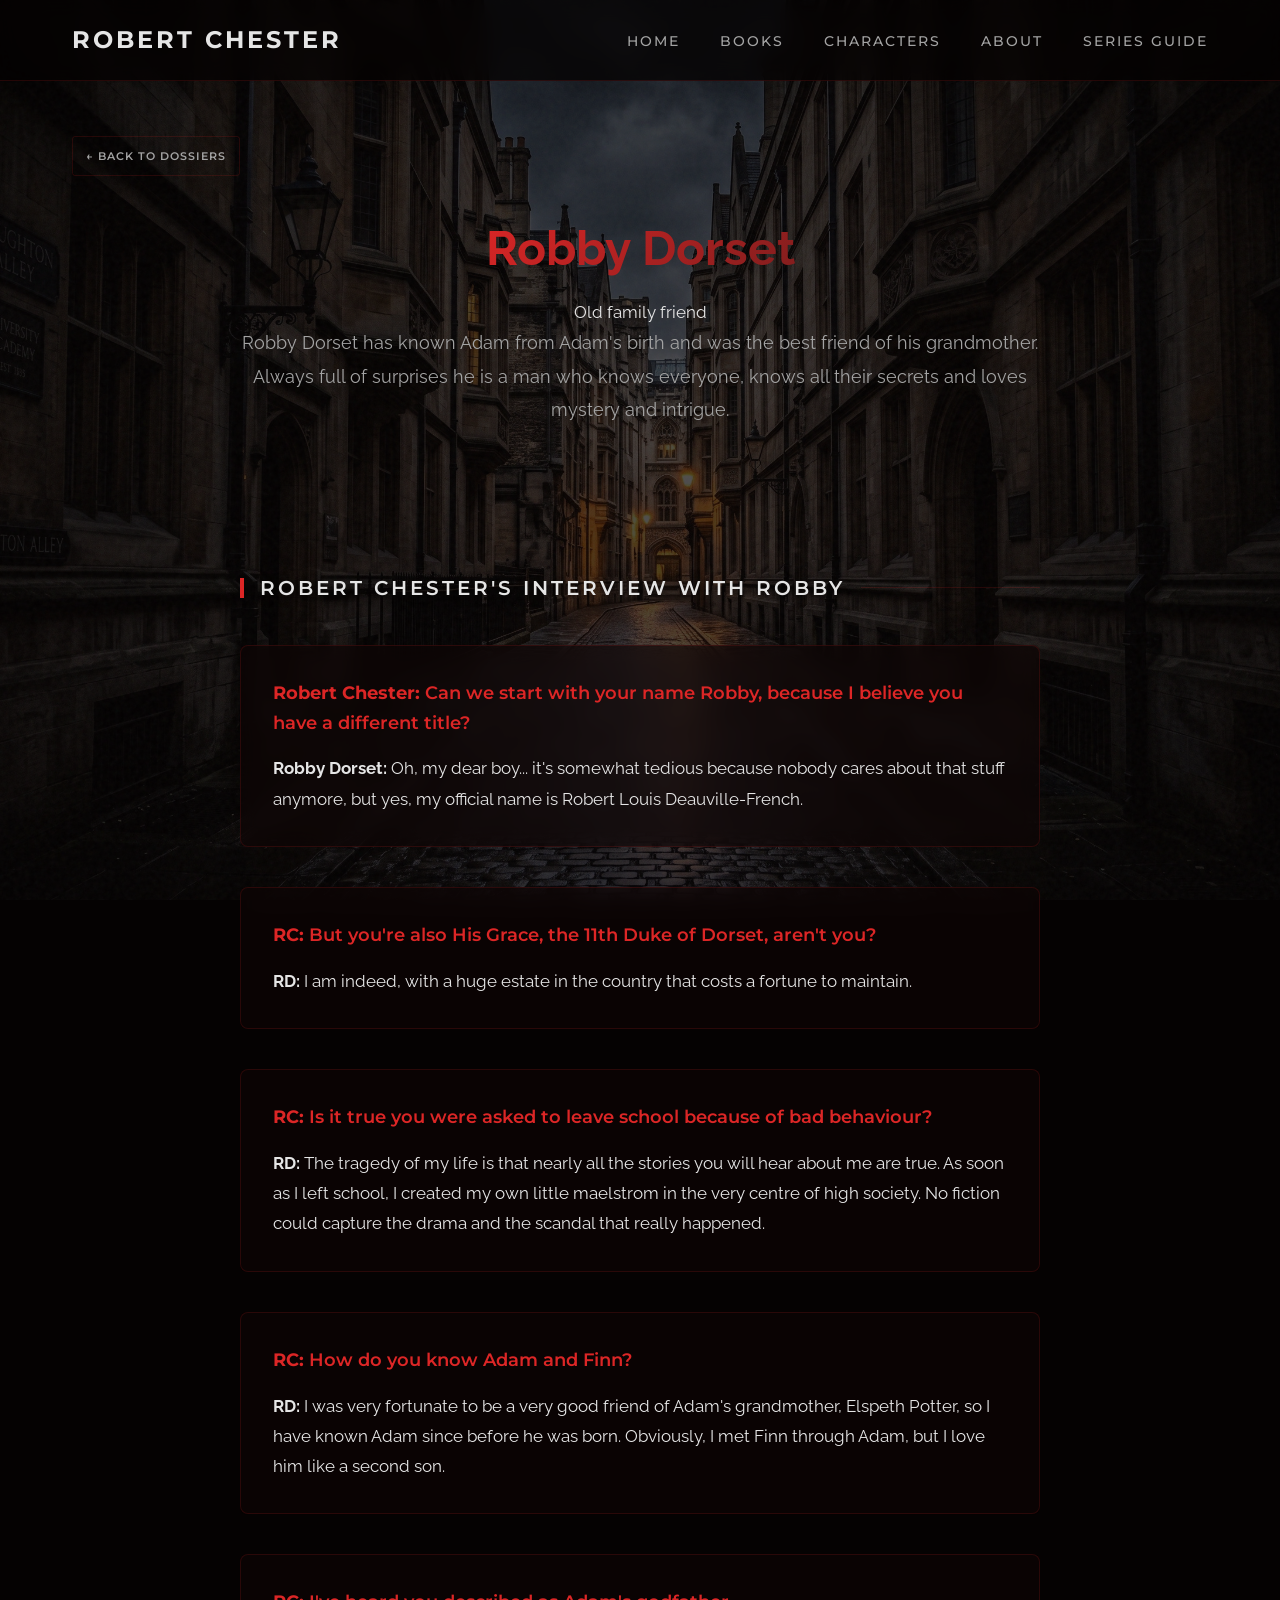
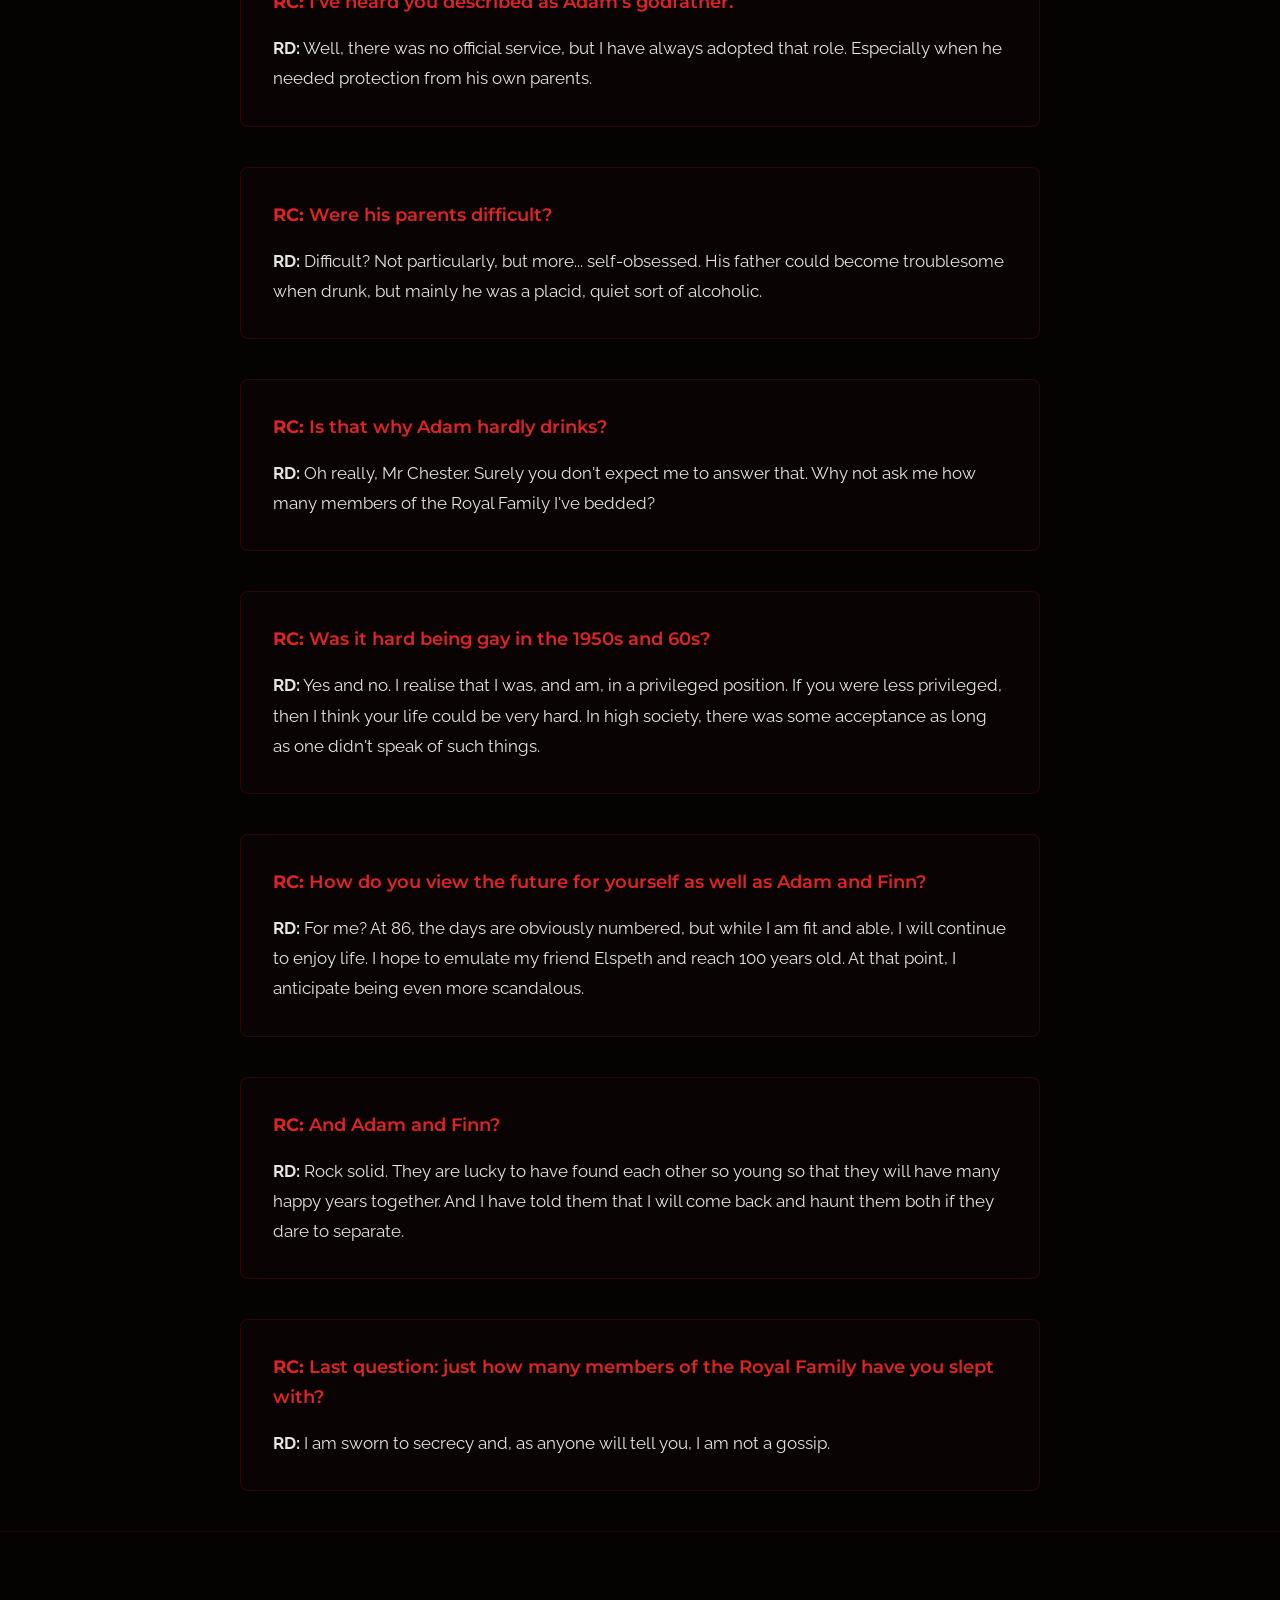
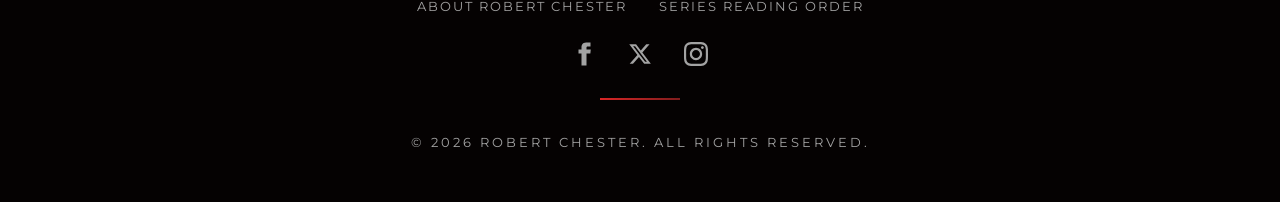
<file: robby-dorset.html>
<!DOCTYPE html>
<html lang="en">
<head>
    <meta charset="UTF-8">
    <meta name="viewport" content="width=device-width, initial-scale=1.0">
    <title>Robby Dorset | Character Interview & Dossier | Robert Chester</title>
    <meta name="description" content="Meet Robby Dorset, the aristocratic family friend and confidant in the Inspector Griffin Mysteries. Read his exclusive interview.">
    <link rel="stylesheet" href="style.css">
    <link href="https://fonts.googleapis.com/css2?family=Montserrat:wght@300;400;600;700&family=Raleway:wght@300;400;600&display=swap" rel="stylesheet">
</head>
<body>
    <header>
        <nav>
            <a href="index.html" class="logo">Robert Chester</a>
            <button class="mobile-menu-btn" onclick="toggleMenu()">☰</button>
            <ul class="nav-links" id="navLinks">
                <li><a href="index.html">Home</a></li>
                <li><a href="index.html#books">Books</a></li>
                <li><a href="index.html#dossiers">Characters</a></li>
                <li><a href="about.html">About</a></li>
                <li><a href="series-guide.html">Series Guide</a></li>
            </ul>
        </nav>
    </header>

    <main class="page-content">
        <div class="container">
            <a href="index.html#dossiers" class="btn btn-small btn-toggle" style="margin-bottom: 2rem;">&larr; Back to Dossiers</a>

            <div class="interview-grid">
                <div class="interview-header">
                    <h1 id="dynamic-name" class="gradient-text"></h1>
                    <p id="dynamic-role" class="meta"></p>
                    <p id="dynamic-bio" class="synopsis-full"></p>
                </div>

                <div class="interview-content">
                    <h2 class="category-header">Robert Chester's Interview with Robby</h2>

                    <div class="interview-block">
                        <p class="interview-q"><strong>Robert Chester:</strong> Can we start with your name Robby, because I believe you have a different title?</p>
                        <p class="interview-a"><strong>Robby Dorset:</strong> Oh, my dear boy... it's somewhat tedious because nobody cares about that stuff anymore, but yes, my official name is Robert Louis Deauville-French.</p>
                    </div>

                    <div class="interview-block">
                        <p class="interview-q"><strong>RC:</strong> But you're also His Grace, the 11th Duke of Dorset, aren't you?</p>
                        <p class="interview-a"><strong>RD:</strong> I am indeed, with a huge estate in the country that costs a fortune to maintain.</p>
                    </div>

                    <div class="interview-block">
                        <p class="interview-q"><strong>RC:</strong> Is it true you were asked to leave school because of bad behaviour?</p>
                        <p class="interview-a"><strong>RD:</strong> The tragedy of my life is that nearly all the stories you will hear about me are true. As soon as I left school, I created my own little maelstrom in the very centre of high society. No fiction could capture the drama and the scandal that really happened.</p>
                    </div>

                    <div class="interview-block">
                        <p class="interview-q"><strong>RC:</strong> How do you know Adam and Finn?</p>
                        <p class="interview-a"><strong>RD:</strong> I was very fortunate to be a very good friend of Adam's grandmother, Elspeth Potter, so I have known Adam since before he was born. Obviously, I met Finn through Adam, but I love him like a second son.</p>
                    </div>

                    <div class="interview-block">
                        <p class="interview-q"><strong>RC:</strong> I've heard you described as Adam's godfather.</p>
                        <p class="interview-a"><strong>RD:</strong> Well, there was no official service, but I have always adopted that role. Especially when he needed protection from his own parents.</p>
                    </div>

                    <div class="interview-block">
                        <p class="interview-q"><strong>RC:</strong> Were his parents difficult?</p>
                        <p class="interview-a"><strong>RD:</strong> Difficult? Not particularly, but more... self-obsessed. His father could become troublesome when drunk, but mainly he was a placid, quiet sort of alcoholic.</p>
                    </div>

                    <div class="interview-block">
                        <p class="interview-q"><strong>RC:</strong> Is that why Adam hardly drinks?</p>
                        <p class="interview-a"><strong>RD:</strong> Oh really, Mr Chester. Surely you don't expect me to answer that. Why not ask me how many members of the Royal Family I've bedded?</p>
                    </div>

                    <div class="interview-block">
                        <p class="interview-q"><strong>RC:</strong> Was it hard being gay in the 1950s and 60s?</p>
                        <p class="interview-a"><strong>RD:</strong> Yes and no. I realise that I was, and am, in a privileged position. If you were less privileged, then I think your life could be very hard. In high society, there was some acceptance as long as one didn't speak of such things.</p>
                    </div>

                    <div class="interview-block">
                        <p class="interview-q"><strong>RC:</strong> How do you view the future for yourself as well as Adam and Finn?</p>
                        <p class="interview-a"><strong>RD:</strong> For me? At 86, the days are obviously numbered, but while I am fit and able, I will continue to enjoy life. I hope to emulate my friend Elspeth and reach 100 years old. At that point, I anticipate being even more scandalous.</p>
                    </div>

                    <div class="interview-block">
                        <p class="interview-q"><strong>RC:</strong> And Adam and Finn?</p>
                        <p class="interview-a"><strong>RD:</strong> Rock solid. They are lucky to have found each other so young so that they will have many happy years together. And I have told them that I will come back and haunt them both if they dare to separate.</p>
                    </div>

                    <div class="interview-block">
                        <p class="interview-q"><strong>RC:</strong> Last question: just how many members of the Royal Family have you slept with?</p>
                        <p class="interview-a"><strong>RD:</strong> I am sworn to secrecy and, as anyone will tell you, I am not a gossip.</p>
                    </div>
                </div>
            </div>
        </div>
    </main>

    <footer>
        <div class="footer-links">
            <a href="about.html">About Robert Chester</a>
            <a href="series-guide.html">Series Reading Order</a>
        </div>
        <div class="footer-socials" id="footer-socials"></div>
        <div class="footer-divider"></div>
        <p>&copy; 2026 Robert Chester. All Rights Reserved.</p>
    </footer>

    <script src="script.js"></script>
</body>
</html>
</file>
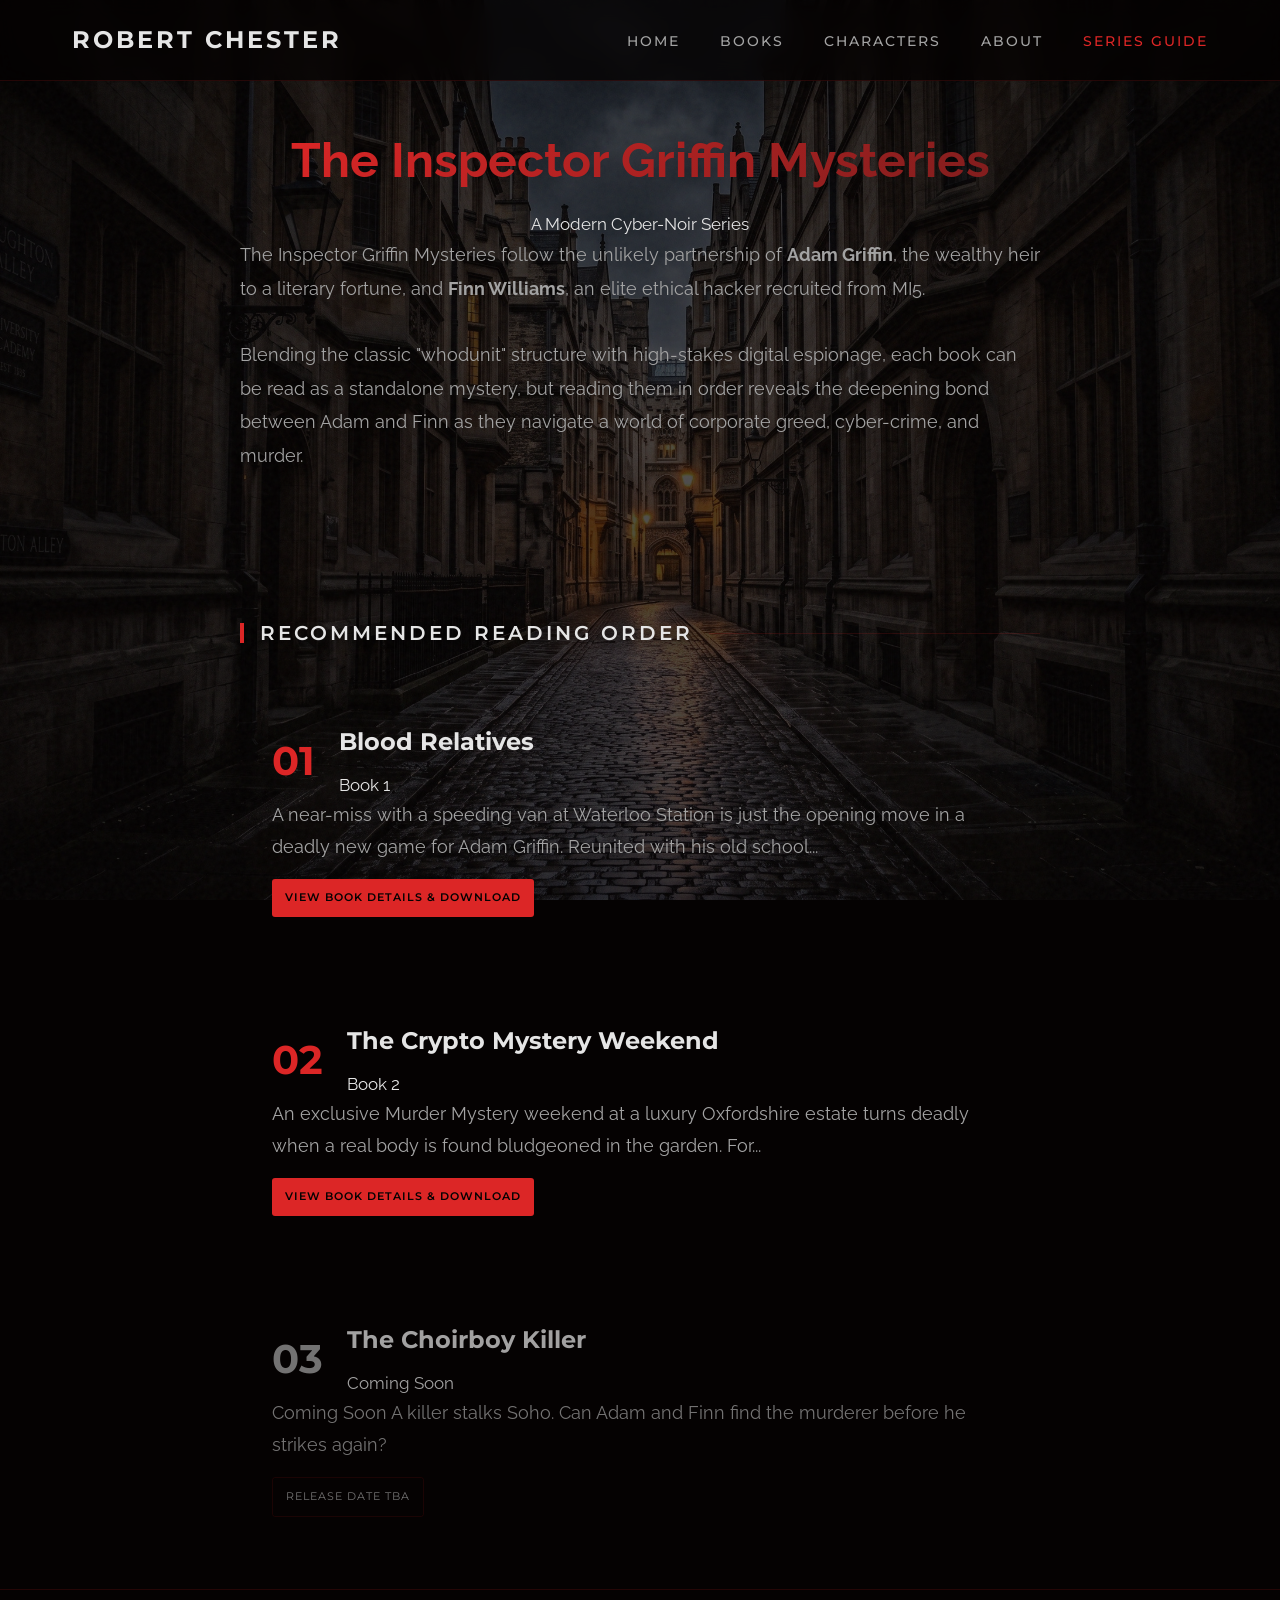
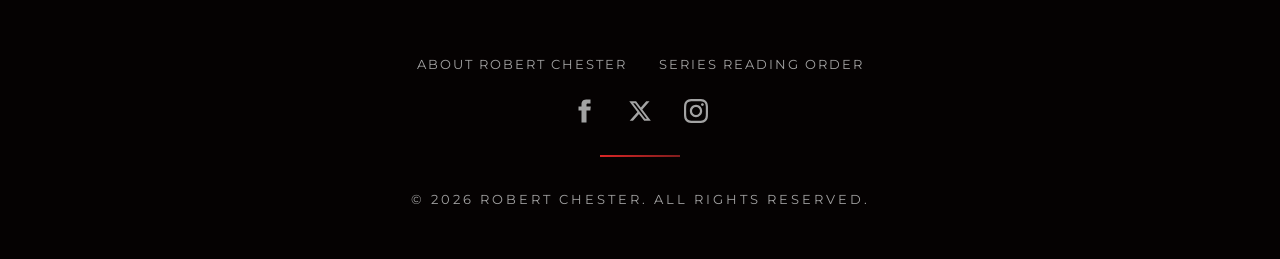
<file: series-guide.html>
<!DOCTYPE html>
<html lang="en">
<head>
    <meta charset="UTF-8">
    <meta name="viewport" content="width=device-width, initial-scale=1.0">
    <title>Inspector Griffin Reading Order | Robert Chester</title>
    <meta name="description" content="Read the Inspector Griffin Mysteries by Robert Chester in order. Follow the journey of Adam Griffin and Finn Williams through Blood Relatives, The Crypto Mystery Weekend, and more.">
    <link rel="stylesheet" href="style.css">
    <link href="https://fonts.googleapis.com/css2?family=Montserrat:wght@300;400;600;700&family=Raleway:wght@300;400;600&display=swap" rel="stylesheet">
</head>
<body>

    <header>
        <nav>
            <a href="index.html" class="logo">Robert Chester</a>
            <button class="mobile-menu-btn" onclick="toggleMenu()">☰</button>
            <ul class="nav-links" id="navLinks">
                <li><a href="index.html">Home</a></li>
                <li><a href="index.html#books">Books</a></li>
                <li><a href="index.html#dossiers">Characters</a></li>
                <li><a href="about.html">About</a></li>
                <li><a href="series-guide.html" style="color:var(--accent-1);">Series Guide</a></li>
            </ul>
        </nav>
    </header>

    <main class="page-content">
        <div class="container">
            <div class="interview-grid">
                <div class="interview-header">
                    <h1 class="gradient-text">The Inspector Griffin Mysteries</h1>
                    <p class="meta">A Modern Cyber-Noir Series</p>
                    <p class="synopsis-full" style="text-align: left;">
                        The Inspector Griffin Mysteries follow the unlikely partnership of <strong>Adam Griffin</strong>, the wealthy heir to a literary fortune, and <strong>Finn Williams</strong>, an elite ethical hacker recruited from MI5.
                        <br><br>
                        Blending the classic "whodunit" structure with high-stakes digital espionage, each book can be read as a standalone mystery, but reading them in order reveals the deepening bond between Adam and Finn as they navigate a world of corporate greed, cyber-crime, and murder.
                    </p>
                </div>

                <div class="interview-content">
                    <h2 class="category-header">Recommended Reading Order</h2>
                    <div id="dynamic-reading-order"></div>
                </div>
            </div>
        </div>
    </main>

    <footer>
        <div class="footer-links">
            <a href="about.html">About Robert Chester</a>
            <a href="series-guide.html">Series Reading Order</a>
        </div>
        <div class="footer-socials" id="footer-socials"></div>
        <div class="footer-divider"></div>
        <p>&copy; 2026 Robert Chester. All Rights Reserved.</p>
    </footer>

    <script src="script.js"></script>
</body>
</html>
</file>
<file: style.css>
:root {
    --bg-overlay: rgba(5, 2, 2, 0.70);
    --bg-card: rgba(15, 5, 5, 0.65);
    --text-primary: #e5e5e5;
    --text-secondary: #a3a3a3;
    --accent-1: #dc2626;
    --accent-2: #7f1d1d;
    --gradient: linear-gradient(135deg, var(--accent-1), var(--accent-2));
    --glass-border: rgba(220, 38, 38, 0.15);
    --font-heading: 'Montserrat', sans-serif;
    --font-body: 'Raleway', sans-serif;
}

* { margin: 0; padding: 0; box-sizing: border-box; }

html { scroll-behavior: smooth; }

body {
    background-color: #050202;
    background-image: url('bg.jpg');
    background-size: cover;
    background-position: center;
    background-attachment: fixed;
    color: var(--text-primary);
    font-family: var(--font-body);
    line-height: 1.7;
    overflow-x: hidden;
    position: relative;
    font-size: 1.05rem;
}

body::before {
    content: ''; position: fixed; top: 0; left: 0; width: 100%; height: 100%;
    background: var(--bg-overlay); z-index: -2;
}

body::after {
    content: ''; position: fixed; top: 0; left: 0; width: 100%; height: 100%;
    background-image: url("data:image/svg+xml,%3Csvg viewBox='0 0 200 200' xmlns='http://www.w3.org/2000/svg'%3E%3Cfilter id='noiseFilter'%3E%3CfeTurbulence type='fractalNoise' baseFrequency='0.85' numOctaves='3' stitchTiles='stitch'/%3E%3C/filter%3E%3Crect width='100%25' height='100%25' filter='url(%23noiseFilter)' opacity='0.04'/%3E%3C/svg%3E");
    pointer-events: none; z-index: -1;
}

.gradient-text {
    background: var(--gradient); -webkit-background-clip: text; -webkit-text-fill-color: transparent;
    background-clip: text; display: inline-block; font-weight: 700;
}

.container { max-width: 1200px; margin: 0 auto; padding: 0 2rem; }

header {
    position: fixed; top: 0; width: 100%; background: rgba(5, 2, 2, 0.75);
    backdrop-filter: blur(10px); -webkit-backdrop-filter: blur(10px);
    border-bottom: 1px solid var(--glass-border); z-index: 1000;
}

nav {
    max-width: 1200px;
    margin: 0 auto;
    padding: 0 2rem;
    display: flex;
    justify-content: space-between;
    align-items: center;
    height: 80px;
}

.logo {
    font-family: var(--font-heading); font-size: 1.5rem; font-weight: 700; letter-spacing: 3px;
    color: var(--text-primary); text-decoration: none; text-transform: uppercase;
}

.nav-links { display: flex; gap: 2.5rem; list-style: none; }
.nav-links a {
    color: var(--text-secondary); text-decoration: none; font-family: var(--font-heading);
    font-size: 0.85rem; font-weight: 500; text-transform: uppercase; letter-spacing: 2px;
    transition: all 0.3s; cursor: pointer;
}
.nav-links a:hover { color: var(--accent-1); }

.mobile-menu-btn { display: none; background: none; border: none; color: var(--text-primary); font-size: 1.5rem; cursor: pointer; }

.hero {
    min-height: 100vh; display: flex; align-items: center; justify-content: center;
    text-align: center; position: relative; padding-top: 80px;
}
.hero::before {
    content: ''; position: absolute; top: 0; left: 0; width: 100%; height: 100%;
    background: radial-gradient(ellipse at center, transparent 0%, rgba(0, 0, 0, 0.4) 100%);
    pointer-events: none; z-index: -1;
}
.hero h1 {
    font-family: var(--font-heading); font-size: clamp(2.5rem, 8vw, 4.5rem); font-weight: 300;
    line-height: 1.1; margin-bottom: 1.5rem; letter-spacing: 2px; text-transform: uppercase;
    text-shadow: 0 4px 20px rgba(0,0,0,0.8);
}
.hero h1 strong { font-weight: 700; display: block; color: var(--accent-1); font-size: clamp(1.5rem, 5vw, 2.5rem); margin-top: 1rem; }
.hero p {
    font-size: clamp(1.1rem, 2.5vw, 1.4rem); color: var(--text-secondary); max-width: 700px;
    margin: 0 auto 1.5rem; font-weight: 300; font-style: italic;
    text-shadow: 0 2px 10px rgba(0,0,0,0.8);
}

.btn {
    display: inline-block; padding: 1rem 2.5rem; background: transparent; color: var(--accent-1);
    text-decoration: none; border: 1px solid var(--accent-1); border-radius: 2px;
    font-family: var(--font-heading); font-weight: 600; font-size: 0.85rem; cursor: pointer;
    text-transform: uppercase; letter-spacing: 3px; transition: all 0.4s ease; margin-top: 1rem;
}
.btn:hover { background: var(--accent-1); color: #050202; box-shadow: 0 0 25px rgba(220, 38, 38, 0.4); }

section { padding: 6rem 0; }

.section-title {
    font-family: var(--font-heading); font-size: clamp(1.8rem, 4vw, 2.5rem); font-weight: 700;
    margin-bottom: 3rem; letter-spacing: 4px; text-align: center; text-transform: uppercase;
    text-shadow: 0 4px 15px rgba(0,0,0,0.8);
}
.section-title::after {
    content: ''; display: block; width: 80px; height: 2px; background: var(--gradient); margin: 1.5rem auto 0;
}

.category-header {
    font-family: var(--font-heading); font-size: 1.25rem; font-weight: 600;
    color: var(--text-primary); text-transform: uppercase; letter-spacing: 3px;
    margin-bottom: 2.5rem; margin-top: 2rem;
    display: flex; align-items: center; gap: 1rem;
    text-shadow: 0 2px 10px rgba(0,0,0,0.8);
}
.category-header::before { content: ''; width: 4px; height: 20px; background: var(--accent-1); }
.category-header::after { content: ''; flex-grow: 1; height: 1px; background: var(--glass-border); }

.grid-container { display: grid; grid-template-columns: repeat(auto-fill, minmax(320px, 1fr)); gap: 3rem; }

.book-card, .dossier-card {
    background: var(--bg-card); backdrop-filter: blur(10px); -webkit-backdrop-filter: blur(10px);
    border: 1px solid var(--glass-border); border-radius: 4px;
    overflow: hidden; transition: all 0.4s ease; display: flex; flex-direction: column;
    box-shadow: 0 10px 30px rgba(0,0,0,0.6);
}
.book-card:hover, .dossier-card:hover { transform: translateY(-8px); border-color: var(--accent-1); }

.book-cover {
    width: 100%; aspect-ratio: 2 / 3; background: #0f0505; overflow: hidden;
    border-bottom: 1px solid var(--glass-border);
}
.book-cover img { width: 100%; height: 100%; object-fit: cover; transition: transform 0.8s ease; filter: contrast(1.05) saturate(0.9); }
.book-card:hover .book-cover img { transform: scale(1.04); }

.card-content { padding: 2rem; flex-grow: 1; display: flex; flex-direction: column; }
.card-content h3 {
    font-family: var(--font-heading); font-size: 1.4rem; font-weight: 700; margin-bottom: 0.5rem;
    text-transform: uppercase; letter-spacing: 1px;
}
.card-content .meta {
    color: var(--accent-1); font-size: 0.75rem; text-transform: uppercase; letter-spacing: 2px;
    font-weight: 600; margin-bottom: 1.5rem; font-family: var(--font-heading);
}
.card-content .synopsis {
    color: var(--text-secondary); font-size: 1rem; line-height: 1.8; margin-bottom: 1.5rem;
    white-space: pre-line;
}

.book-action-links { display: flex; flex-direction: column; gap: 0.5rem; margin-top: auto; }
.book-action-links a, .book-action-links button { width: 100%; text-align: center; text-decoration: none; padding: 0.6rem 0.8rem; }

.form-section {
    width: 50%; max-width: 600px; margin: 0 auto;
    background: var(--bg-card); backdrop-filter: blur(10px); -webkit-backdrop-filter: blur(10px);
    padding: 3rem; border-radius: 12px; border: 1px solid var(--glass-border);
}
.form-group { margin-bottom: 1.5rem; }
.form-group label {
    display: block; margin-bottom: 0.5rem; color: var(--text-secondary);
    font-size: 0.85rem; font-family: var(--font-heading); text-transform: uppercase; letter-spacing: 1px;
}
.form-group input, .form-group textarea {
    width: 100%; padding: 0.875rem; background: rgba(0, 0, 0, 0.6);
    border: 1px solid rgba(255, 255, 255, 0.25); border-radius: 4px; color: var(--text-primary);
    font-size: 1rem; font-family: var(--font-body); transition: all 0.3s;
}
.form-group input:focus, .form-group textarea:focus {
    outline: none; border-color: var(--accent-1); box-shadow: 0 0 10px rgba(220, 38, 38, 0.2);
}
.form-group textarea { resize: vertical; min-height: 120px; }

.submit-btn {
    width: 100%; padding: 1.1rem 2rem; background: var(--gradient); color: #ffffff;
    border: none; border-radius: 50px; font-family: var(--font-heading); font-weight: 600;
    font-size: 0.9rem; text-transform: uppercase; letter-spacing: 2px; cursor: pointer;
    transition: all 0.3s ease; box-shadow: 0 4px 15px rgba(220, 38, 38, 0.3);
}
.submit-btn:hover { transform: translateY(-3px); box-shadow: 0 8px 25px rgba(220, 38, 38, 0.5); filter: brightness(1.1); }

.form-divider { margin: 4rem 0; border-top: 1px solid var(--glass-border); position: relative; }
.form-divider::before {
    content: 'OR'; position: absolute; top: 50%; left: 50%; transform: translate(-50%, -50%);
    background: var(--bg-card); padding: 0 1.5rem; color: var(--text-secondary);
    font-family: var(--font-heading); text-transform: uppercase; letter-spacing: 2px; font-size: 0.85rem;
}

.btn-small {
    padding: 0.6rem 0.8rem; font-size: 0.7rem; cursor: pointer; border: none;
    font-family: var(--font-heading); text-transform: uppercase; letter-spacing: 1px;
    transition: all 0.2s; border-radius: 3px; text-decoration: none; display: inline-block; text-align: center;
}
.btn-edit { background: var(--accent-1); color: #050202; font-weight: 600; }
.btn-edit:hover { background: #ef4444; }
.btn-toggle { background: transparent; border: 1px solid var(--glass-border); color: var(--text-secondary); }
.btn-toggle:hover { color: var(--text-primary); border-color: var(--text-primary); }

footer {
    text-align: center; padding: 4rem 2rem 3rem; border-top: 1px solid var(--glass-border);
    color: var(--text-secondary); font-size: 0.8rem; letter-spacing: 3px; text-transform: uppercase;
    font-family: var(--font-heading); font-weight: 400;
}
.footer-socials { display: flex; justify-content: center; gap: 2rem; margin-bottom: 1rem; }
.footer-socials a {
    color: var(--text-secondary); text-decoration: none; transition: all 0.3s;
    display: inline-flex; align-items: center; justify-content: center;
}
.footer-socials a svg { width: 24px; height: 24px; fill: currentColor; transition: transform 0.3s; }
.footer-socials a:hover { color: var(--accent-1); }
.footer-socials a:hover svg { transform: scale(1.15); }
.footer-divider { width: 80px; height: 2px; background: var(--gradient); margin: 2rem auto; }

.modal-overlay {
    display: none; position: fixed; top: 0; left: 0; width: 100%; height: 100%;
    background: rgba(0, 0, 0, 0.85); backdrop-filter: blur(5px);
    z-index: 2000; justify-content: center; align-items: center;
}
.modal-overlay.active { display: flex; }
.modal-content {
    background: var(--bg-card); border: 1px solid var(--glass-border);
    border-radius: 12px; padding: 3rem; max-width: 500px; width: 90%;
    text-align: center; box-shadow: 0 20px 50px rgba(0,0,0,0.8); position: relative;
}
.modal-close {
    position: absolute; top: 1rem; right: 1.5rem; background: none; border: none;
    color: var(--text-secondary); font-size: 1.5rem; cursor: pointer;
}
.modal-close:hover { color: var(--accent-1); }
.modal-title { font-family: var(--font-heading); font-size: 1.5rem; margin-bottom: 1rem; color: var(--text-primary); }
.modal-text { color: var(--text-secondary); margin-bottom: 2rem; line-height: 1.6; }
.modal-actions { display: flex; flex-direction: column; gap: 1rem; }
.modal-btn {
    width: 100%; padding: 1rem; border-radius: 50px; font-family: var(--font-heading);
    font-weight: 600; text-transform: uppercase; letter-spacing: 1px; cursor: pointer;
    transition: all 0.3s ease; border: none; font-size: 0.9rem;
}
.modal-btn-primary {
    background: var(--gradient); color: #fff; box-shadow: 0 4px 15px rgba(220, 38, 38, 0.3);
}
.modal-btn-primary:hover { transform: translateY(-2px); box-shadow: 0 8px 25px rgba(220, 38, 38, 0.5); }
.modal-btn-secondary { background: transparent; color: var(--text-secondary); border: 1px solid var(--glass-border); }
.modal-btn-secondary:hover { color: var(--text-primary); border-color: var(--text-primary); }
.modal-form-container { display: none; text-align: left; }
.modal-form-container.active { display: block; }
.modal-actions.hidden { display: none; }
.success-message { display: none; color: #4ade80; margin-top: 1rem; font-weight: 600; font-family: var(--font-heading); }

@media (max-width: 768px) {
    .mobile-menu-btn { display: block; }
    .nav-links {
        display: none; position: absolute; top: 80px; left: 0; width: 100%;
        background: rgba(5, 2, 2, 0.98); flex-direction: column; padding: 2rem;
        gap: 1.5rem; text-align: center; border-bottom: 1px solid var(--glass-border);
    }
    .nav-links.active { display: flex; }
    .form-section { width: 95%; padding: 2rem 1.5rem; }
}

.page-content { padding-top: 120px; min-height: 100vh; }

.book-detail-grid { display: grid; grid-template-columns: 300px 1fr; gap: 3rem; align-items: start; }
.book-detail-cover img { width: 100%; border-radius: 4px; box-shadow: 0 15px 30px rgba(0,0,0,0.8); border: 1px solid var(--glass-border); }
.book-detail-info h1 { font-size: clamp(2rem, 5vw, 3rem); margin-bottom: 0.5rem; }
.synopsis-full { color: var(--text-secondary); font-size: 1.1rem; line-height: 1.9; margin-bottom: 2rem; }

.interview-grid { display: grid; grid-template-columns: 1fr; gap: 3rem; max-width: 800px; margin: 0 auto; }
.interview-header { text-align: center; margin-bottom: 2rem; }
.interview-header h1 { font-size: clamp(2rem, 5vw, 3rem); margin-bottom: 0.5rem; }
.interview-block { margin-bottom: 2.5rem; padding: 2rem; background: var(--bg-card); border: 1px solid var(--glass-border); border-radius: 8px; backdrop-filter: blur(10px); }
.interview-q { color: var(--accent-1); font-family: var(--font-heading); font-size: 1.1rem; margin-bottom: 1rem; font-weight: 600; }
.interview-a { color: var(--text-primary); font-size: 1.05rem; line-height: 1.8; }

@media (max-width: 768px) {
    .book-detail-grid { grid-template-columns: 1fr; text-align: center; }
    .book-detail-cover { max-width: 250px; margin: 0 auto; }
    .book-detail-info .book-action-links { margin: 2rem auto 0; }
    .interview-block { padding: 1.5rem; }
}

.footer-links { display: flex; justify-content: center; gap: 2rem; margin-bottom: 1.5rem; flex-wrap: wrap; }
.footer-links a { color: var(--text-secondary); text-decoration: none; font-family: var(--font-heading); font-size: 0.8rem; text-transform: uppercase; letter-spacing: 2px; transition: all 0.3s; }
.footer-links a:hover { color: var(--accent-1); }

.about-cover { width: 100%; aspect-ratio: 2 / 3; overflow: hidden; background: #0f0505; border-bottom: 1px solid var(--glass-border); }
.about-cover img { width: 100%; height: 100%; object-fit: cover; display: block; }
#about-books .book-card, #about-characters .book-card { display: flex; flex-direction: column; height: 100%; }
</file>
